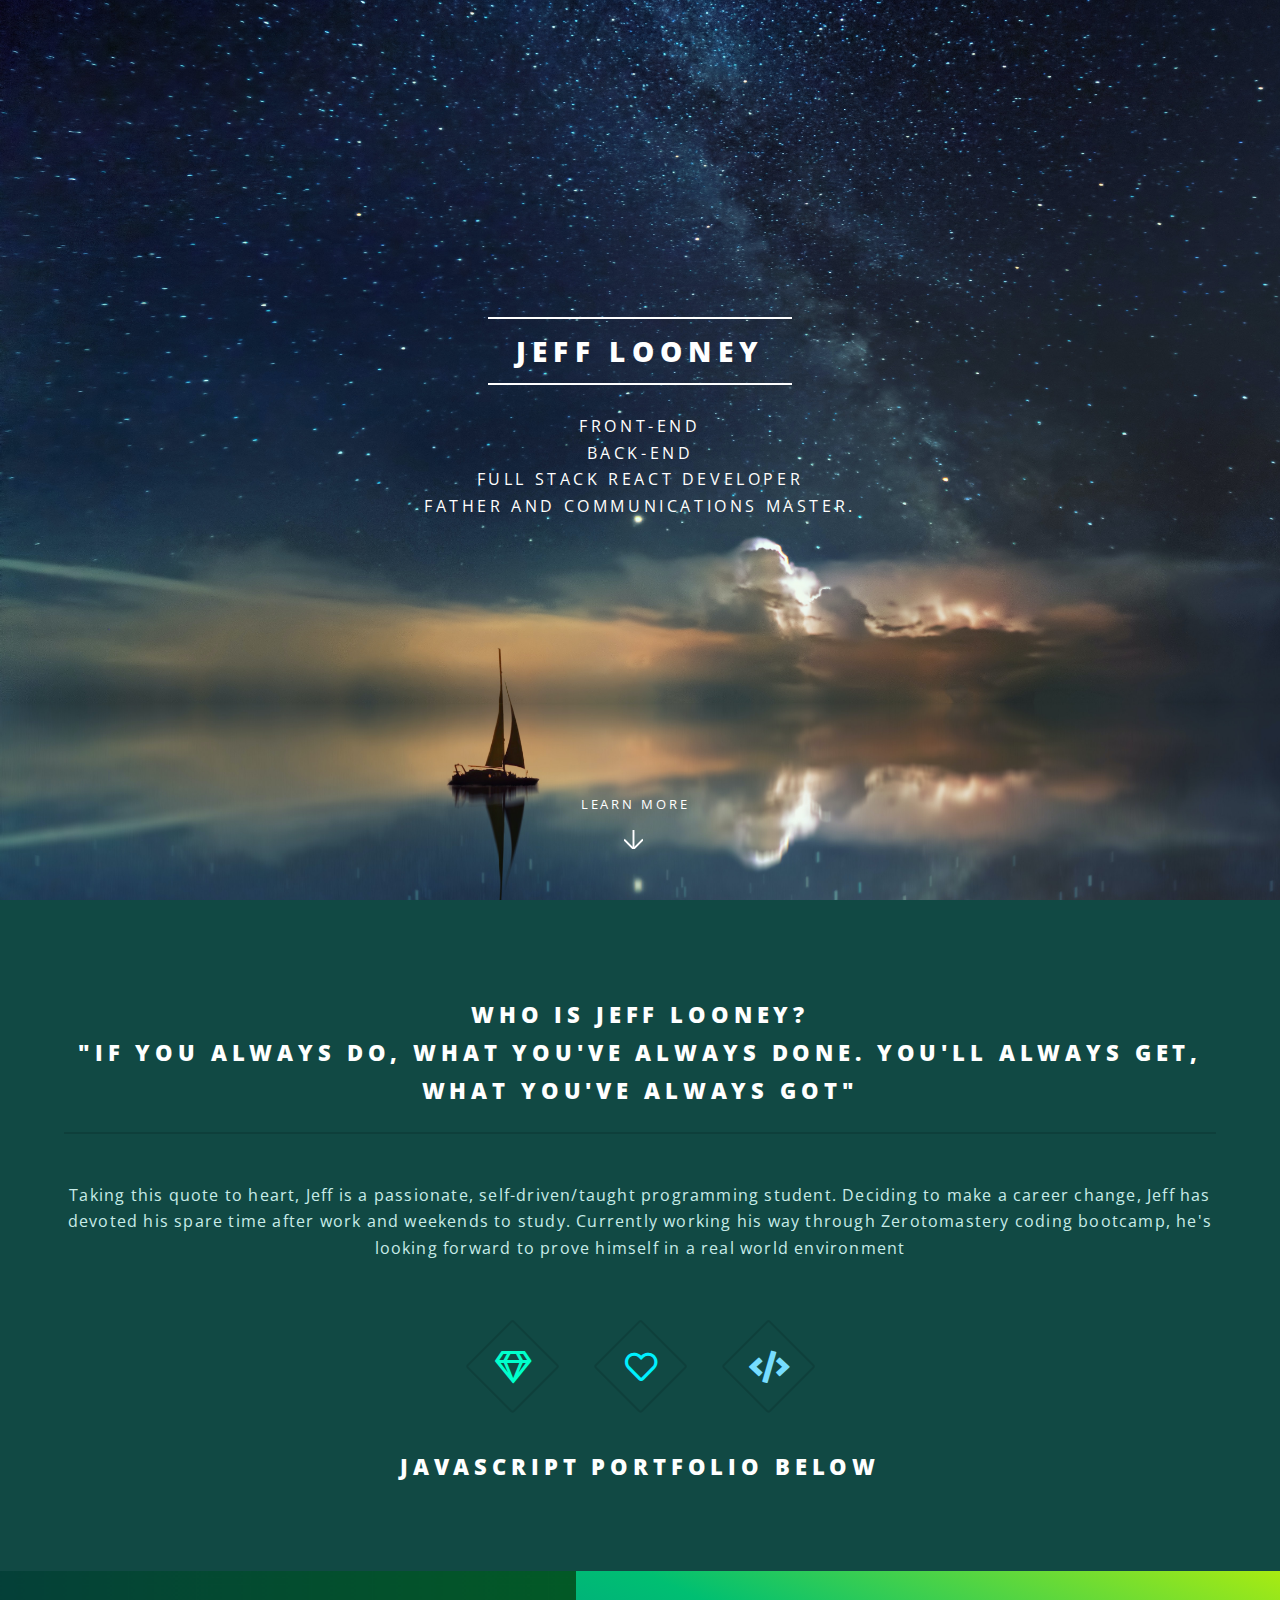
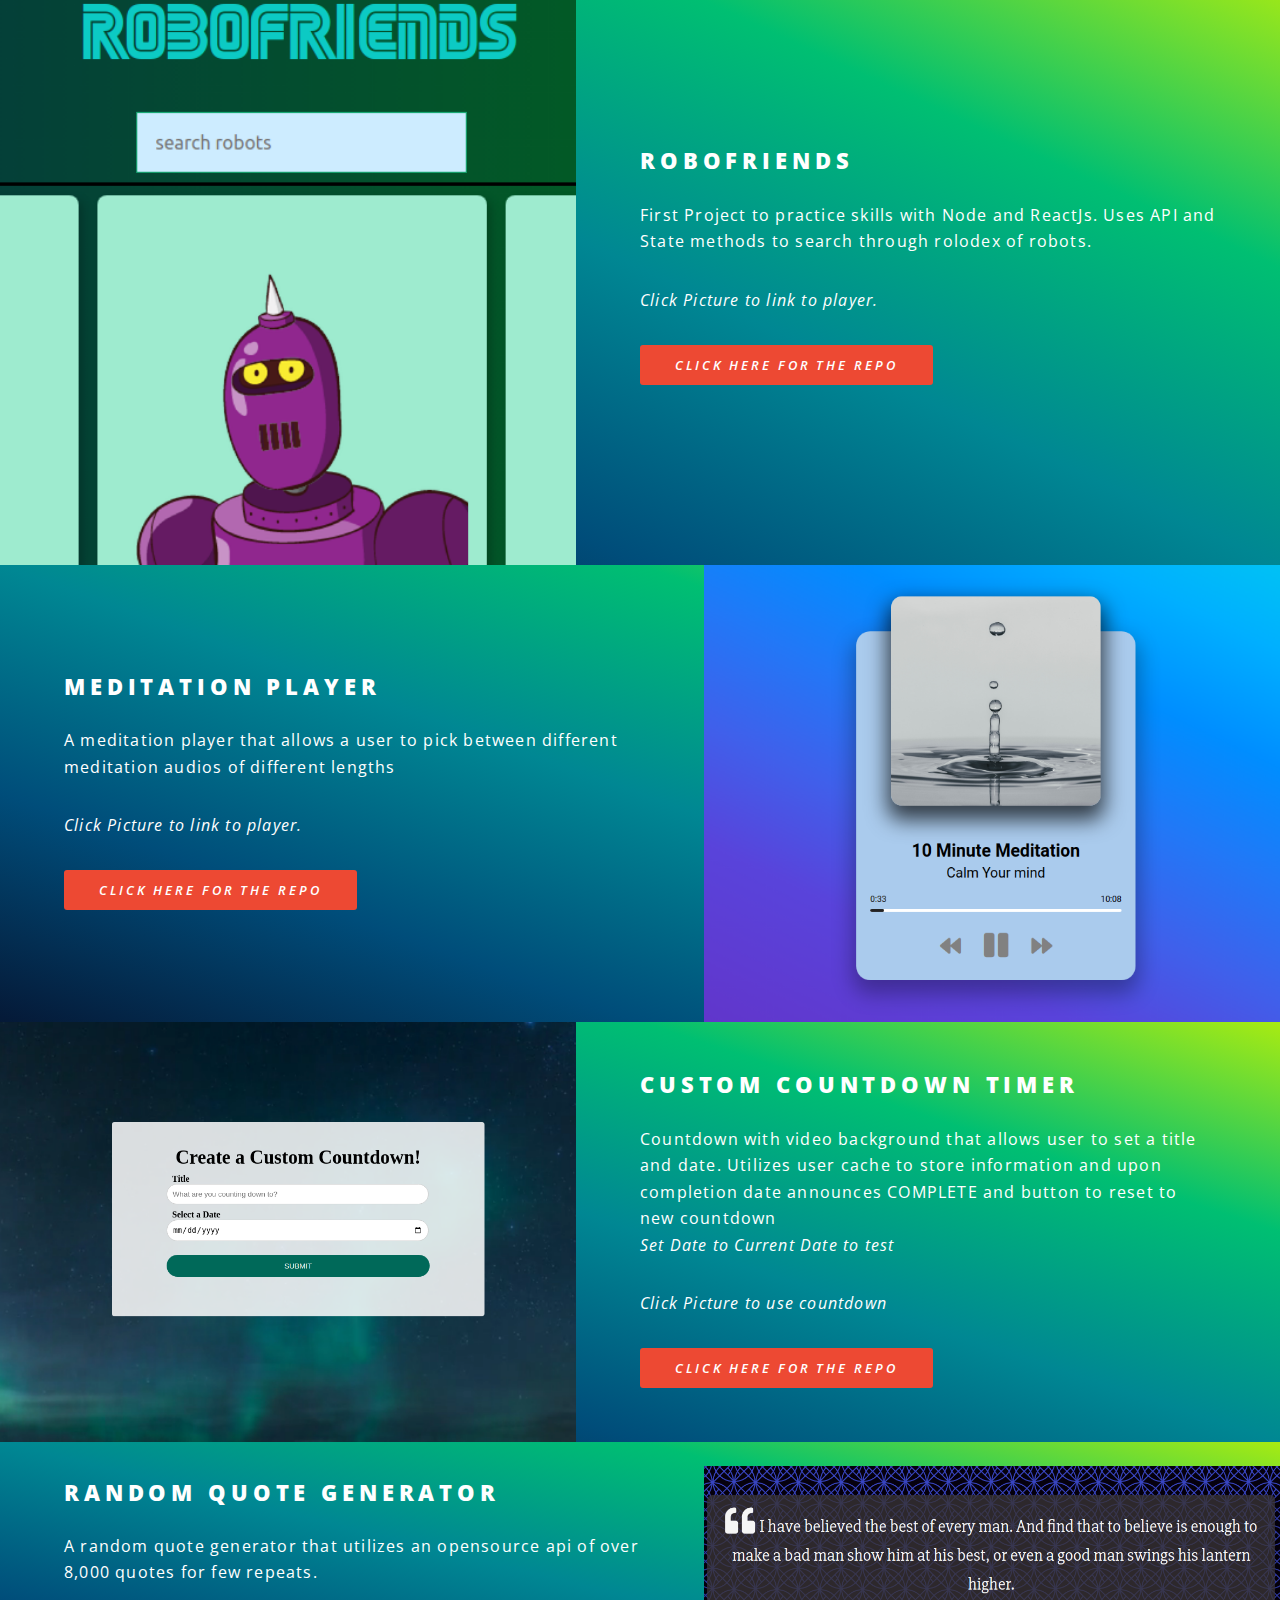
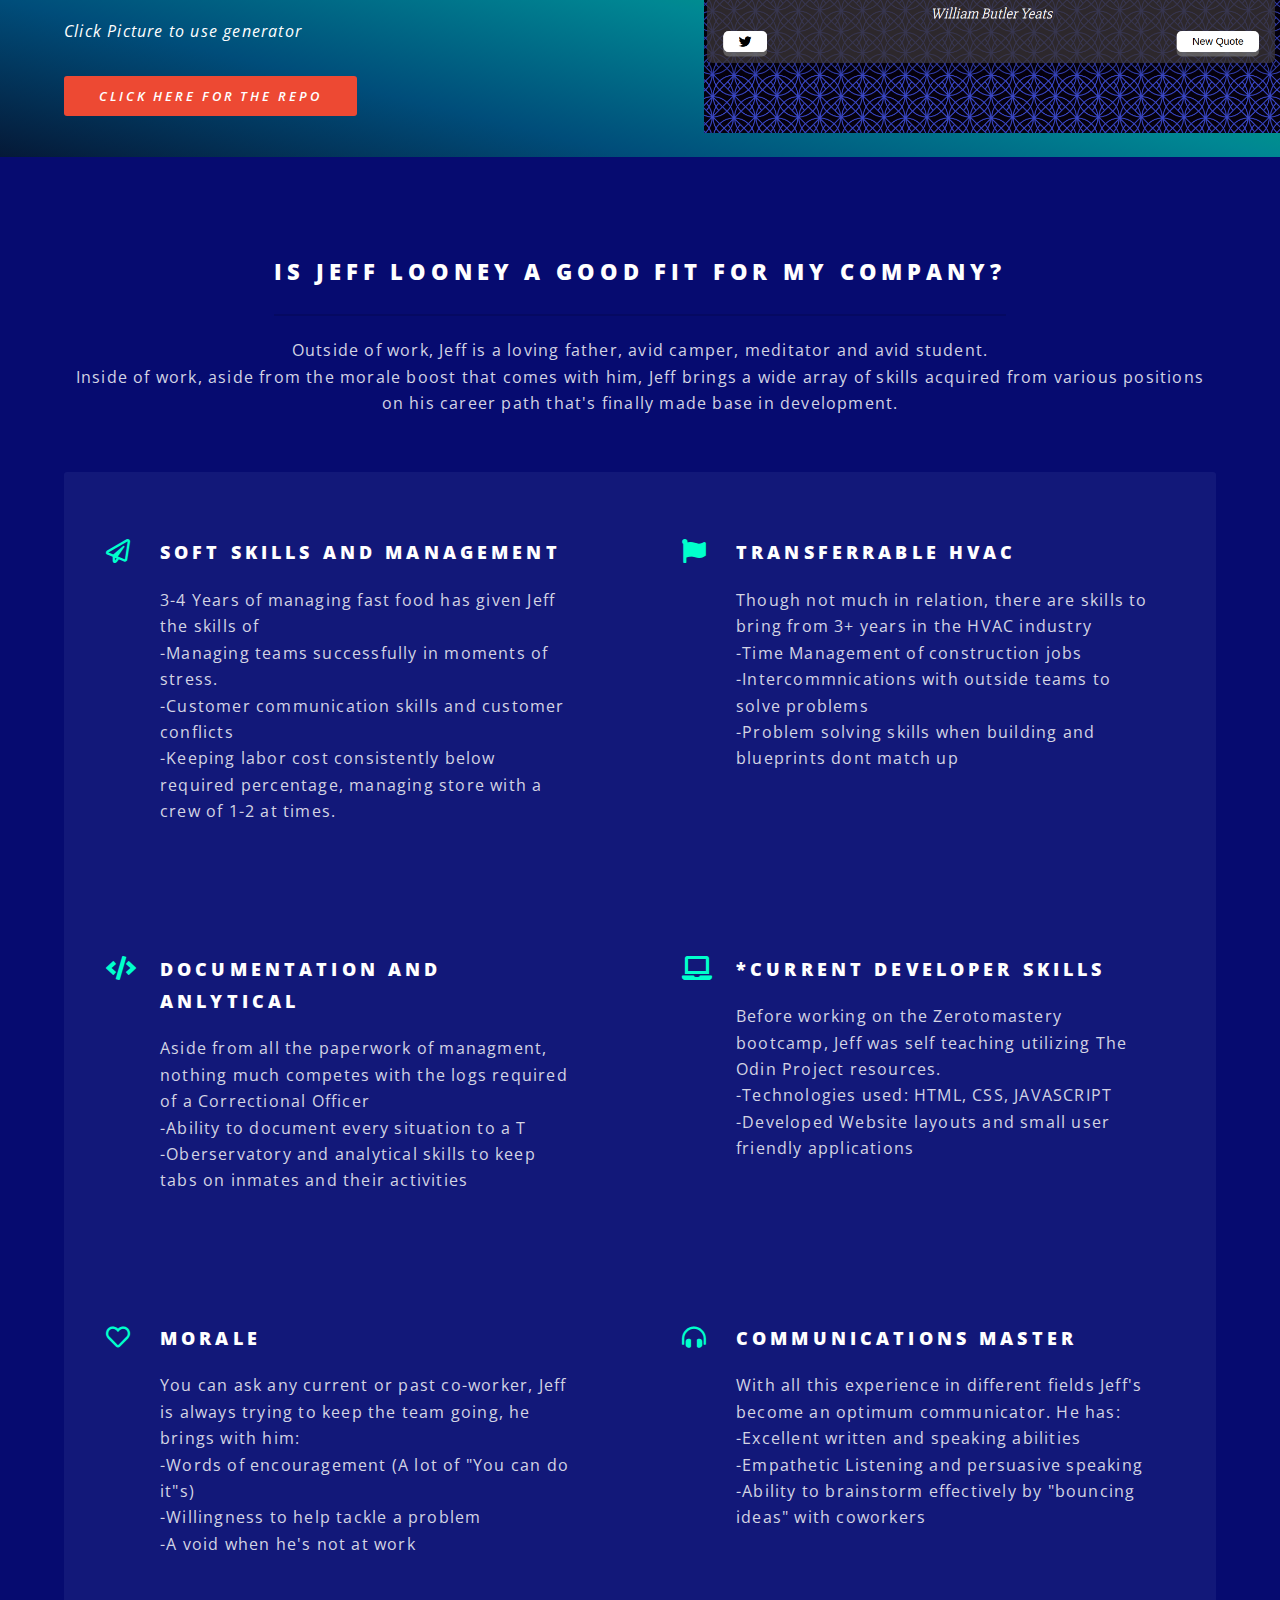
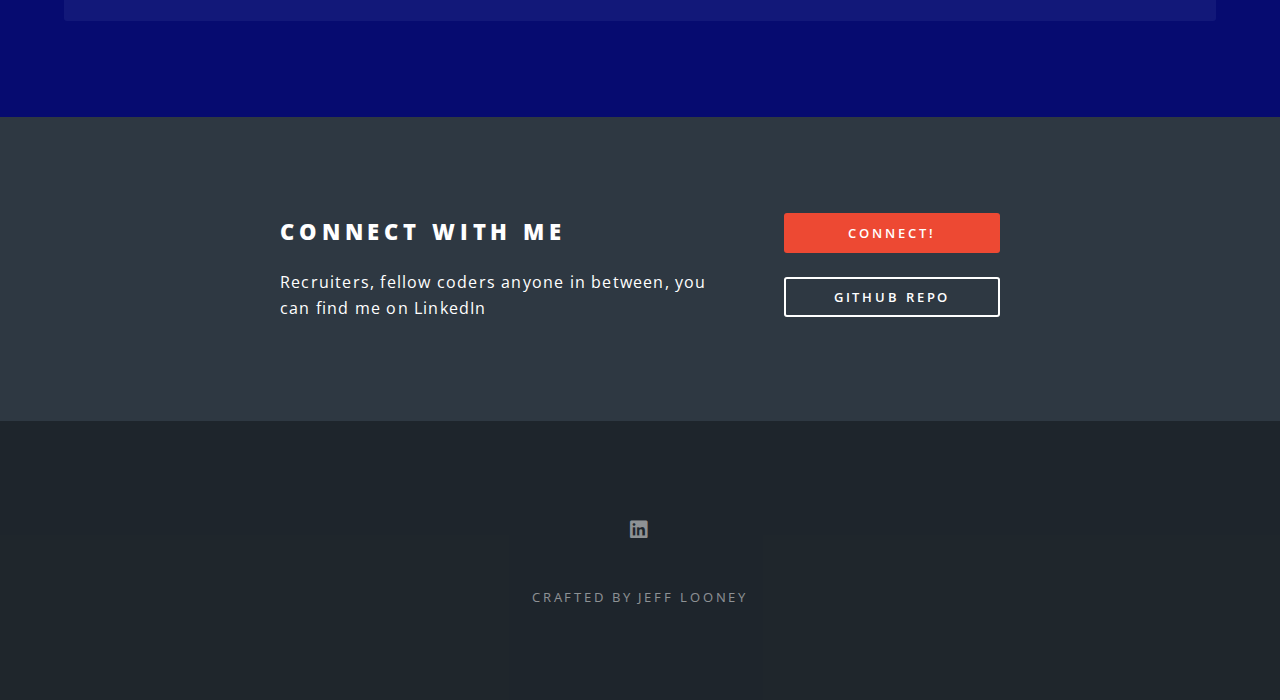
<file: index.html>
<!DOCTYPE HTML>
<!--
	Spectral by HTML5 UP
	html5up.net | @ajlkn
	Free for personal and commercial use under the CCA 3.0 license (html5up.net/license)
-->
<html xmlns="http://www.w3.org/1999/xhtml"
xmlns:fb="http://ogp.me/ns/fb#">
	
	<head>
		<title>Jeff Looney</title>
		<meta charset="utf-8" />
		<meta name="viewport" content="width=device-width, initial-scale=1, user-scalable=no" />
		<meta property="og:image" href="images/metaimage.png">
		<link rel="stylesheet" href="assets/css/main.css" />
		<link rel="icon" type="img/png" href="images/favicon.png">
		<noscript><link rel="stylesheet" href="assets/css/noscript.css" /></noscript>
	</head>
	<body class="landing is-preload">

		<!-- Page Wrapper -->
			<div id="page-wrapper">

				<!-- Header -->
					<header id="header" class="alt">
						<h1><a href="index.html">Jeff Looney</a></h1>
						<nav id="nav">
							<ul>
								<li class="special">
									<!-- <a href="#menu" class="menuToggle"><span>Menu</span></a>
									<div id="menu">
										<ul>
											<li><a href="index.html">Home</a></li>
											<li><a href="generic.html">Generic</a></li>
											<li><a href="elements.html">Elements</a></li>
											<li><a href="#">Sign Up</a></li>
											<li><a href="#">Log In</a></li> -->
										</ul>
									</div>
								</li>
							</ul>
						</nav>
					</header>

				<!-- Banner -->
					<section id="banner" style="background-image: url('images/background.jpg');background-size: 125% 125%" >
						<div class="inner">
							<h2>Jeff Looney</h2>
							<p>Front-End <br />
							Back-End <br />
							Full Stack React Developer<br />
							Father and Communications Master.</p>
							<ul class="actions special">
								
							</ul>
						</div>
						<a href="#one" class="more scrolly">Learn More</a>
					</section>

				<!-- One -->
					<section id="one" class="wrapper style1 special">
						<div class="inner">
							<header class="major">
								<h2>Who is Jeff Looney?<br />
									"If you always do, what you've always done. You'll always get, what you've always got"</h2>
								<p><br />
								Taking this quote to heart, Jeff is a passionate, self-driven/taught programming student. Deciding to make a career change, Jeff has devoted his spare time after work and weekends to study. Currently working his way through Zerotomastery coding bootcamp, he's looking forward to prove himself in a real world environment</p>
							</header>
							<ul class="icons major">
								<li><span class="icon fa-gem major style1"><span class="label">Lorem</span></span></li>
								<li><span class="icon fa-heart major style2"><span class="label">Ipsum</span></span></li>
								<li><span class="icon solid fa-code major style3"><span class="label">Dolor</span></span></li>
							</ul>
							<h2> JAVASCRIPT PORTFOLIO BELOW</h2>
						</div>
					</section>

				<!-- Two -->
					<section id="two" class="wrapper alt style2">
						<section class="spotlight">
							<div class="image" ><a href="https://luanaigh17.github.io/robofriends//"><img src="images/robots.png" alt="" /></a></div><div class="content">
								<h2>RoboFriends</h2>
								<p>First Project to practice skills with Node and ReactJs. Uses API and State methods to search through rolodex of robots.</p>
							
								<p><em>Click Picture to link to player.</em></p>
								<a href="https://github.com/luanaigh17/robofriends" class="button primary small"><em>Click Here for the repo</em></a></p>
							</div>
						</section>
						<section class="spotlight">
							<div class="image" ><a href="https://luanaigh17.github.io/mediationplayer/"><img src="images/pic01.png" alt="" /></a></div><div class="content">
								<h2>Meditation Player</h2>
								<p>A meditation player that allows a user to pick between different meditation audios of different lengths</p>
							
								<p><em>Click Picture to link to player.</em></p>
								<a href="https://github.com/luanaigh17/mediationplayer" class="button primary small"><em>Click Here for the repo</em></a></p>
							</div>
						</section>
						<section class="spotlight">
							<div class="image"><a href="https://luanaigh17.github.io/customcountdown/"><img src="images/pic02.png" alt="" /></a></div><div class="content">
								<h2>Custom Countdown Timer<br />
								</h2>
								<p>Countdown with video background that allows user to set a title and date. Utilizes user cache to store information and upon completion date announces COMPLETE and button to reset to new countdown<br /><em>Set Date to Current Date to test</em></p>
								<p><em>Click Picture to use countdown</em></p>
								<a href="https://github.com/luanaigh17/customcountdown" class="button primary small"><em>Click Here for the repo</em></a></p>
							</div>
						</section>
						<section class="spotlight">
							<div class="image"><a href="https://luanaigh17.github.io/QuoteGenerator"><img src="images/pic03.png" alt="" /></a></div><div class="content">
								<h2>Random Quote Generator<br />
								</h2>
								<p> A random quote generator that utilizes an opensource api of over 8,000 quotes for few repeats.</p>
								<p><em>Click Picture to use generator</em></p>
								<a href="https://github.com/luanaigh17/QuoteGenerator" class="button primary small"><em>Click Here for the Repo</em></a></p>
							</div>
						</section>
					</section>

				<!-- Three -->
					<section id="three" class="wrapper style3 special">
						<div class="inner">
							<header class="major">
								<h2>Is Jeff Looney a good fit for my company?</h2>
								<p>Outside of work, Jeff is a loving father, avid camper, meditator and avid student.<br />
								Inside of work, aside from the morale boost that comes with him, Jeff brings a wide array of skills acquired from various positions on his career path that's finally made base in development.</p>
							</header>
							<ul class="features">
								<li class="icon fa-paper-plane">
									<h3>Soft Skills and Management</h3>
									<p>3-4 Years of managing fast food has given Jeff the skills of<br />
										 -Managing teams successfully in moments of stress. <br />
										-Customer communication skills and customer conflicts 
										<br />-Keeping labor cost consistently below required percentage, managing store with a crew of 1-2 at times.
									</p>
								</li>
								<li class="icon solid fa-flag">
									<h3>Transferrable HVAC</h3>
									<p>Though not much in relation, there are skills to bring from 3+ years in the HVAC industry<br />
									-Time Management of construction jobs<br />
									-Intercommnications with outside teams to solve problems<br />
									-Problem solving skills when building and blueprints dont match up</p>
								</li>
								<li class="icon solid fa-code">
									<h3>Documentation and Anlytical</h3>
									<p> Aside from all the paperwork of managment, nothing much competes with the logs required of a Correctional Officer<br />
										-Ability to document every situation to a T<br />
										-Oberservatory and analytical skills to keep tabs on inmates and their activities</p>
								</li>
								<li class="icon solid fa-laptop">
									<h3>*Current Developer Skills</h3>
									<p>Before working on the Zerotomastery bootcamp, Jeff was self teaching utilizing The Odin Project resources. <br />
									-Technologies used: HTML, CSS, JAVASCRIPT<br />
									-Developed Website layouts and small user friendly applications</p>
								</li>
								<li class="icon fa-heart">
									<h3>Morale</h3>
									<p>You can ask any current or past co-worker, Jeff is always trying to keep the team going, he brings with him: <br />
									-Words of encouragement (A lot of "You can do it"s) <br />
									-Willingness to help tackle a problem<br />
									-A void when he's not at work </p>
								</li>
								<li class="icon solid fa-headphones-alt">
									<h3>Communications Master</h3>
									<p>With all this experience in different fields Jeff's become an optimum communicator. He has:<br />
									-Excellent written and speaking abilities<br />
									-Empathetic Listening and persuasive speaking<br />
									-Ability to brainstorm effectively by "bouncing ideas" with coworkers</p>
								</li>
							</ul>
						</div>
					</section>

				<!-- CTA -->
					<section id="cta" class="wrapper style4">
						<div class="inner">
							<header>
								<h2>Connect with me</h2>
								<p>Recruiters, fellow coders anyone in between, you can find me on LinkedIn</p>
							</header>
							<ul class="actions stacked">
								<li><a href="https://www.linkedin.com/in/jeffrey-looney-1a39911bb/" class="button fit primary">Connect!</a></li>
								<li><a href="https://github.com/luanaigh17?tab=repositories" class="button fit">Github Repo</a></li>
							</ul>
						</div>
					</section>

				<!-- Footer -->
					<footer id="footer">
						<ul class="icons">
							
							<li><a href="https://www.linkedin.com/in/jeffrey-looney-1a39911bb/" class="icon brands fa-linkedin"><span class="label">Dribbble</span></a></li>
							
						</ul>
						<ul class="copyright">
							<li>Crafted by Jeff Looney</li>
						</ul>
					</footer>

			</div>

		<!-- Scripts -->
			<script src="assets/js/jquery.min.js"></script>
			<script src="assets/js/jquery.scrollex.min.js"></script>
			<script src="assets/js/jquery.scrolly.min.js"></script>
			<script src="assets/js/browser.min.js"></script>
			<script src="assets/js/breakpoints.min.js"></script>
			<script src="assets/js/util.js"></script>
			<script src="assets/js/main.js"></script>

	</body>
</html>
</file>
<file: assets/css/noscript.css>
/*
	Spectral by HTML5 UP
	html5up.net | @ajlkn
	Free for personal and commercial use under the CCA 3.0 license (html5up.net/license)
*/

/* Banner */

	body.is-preload #banner h2 {
		-moz-transform: none;
		-webkit-transform: none;
		-ms-transform: none;
		transform: none;
		opacity: 1;
	}

		body.is-preload #banner h2:before, body.is-preload #banner h2:after {
			width: 100%;
		}

	body.is-preload #banner .more {
		-moz-transform: none;
		-webkit-transform: none;
		-ms-transform: none;
		transform: none;
		opacity: 1;
	}

	body.is-preload #banner:after {
		opacity: 0;
	}
</file>
<file: assets/css/main.css>
@import url(fontawesome-all.min.css);
@import url("https://fonts.googleapis.com/css?family=Open+Sans:400,400italic,600,600italic,800,800italic");

/*
	Spectral by HTML5 UP
	html5up.net | @ajlkn
	Free for personal and commercial use under the CCA 3.0 license (html5up.net/license)
*/

html, body, div, span, applet, object,
iframe, h1, h2, h3, h4, h5, h6, p, blockquote,
pre, a, abbr, acronym, address, big, cite,
code, del, dfn, em, img, ins, kbd, q, s, samp,
small, strike, strong, sub, sup, tt, var, b,
u, i, center, dl, dt, dd, ol, ul, li, fieldset,
form, label, legend, table, caption, tbody,
tfoot, thead, tr, th, td, article, aside,
canvas, details, embed, figure, figcaption,
footer, header, hgroup, menu, nav, output, ruby,
section, summary, time, mark, audio, video {
	margin: 0;
	padding: 0;
	border: 0;
	font-size: 100%;
	font: inherit;
	vertical-align: baseline;}

article, aside, details, figcaption, figure,
footer, header, hgroup, menu, nav, section {
	display: block;}

body {
	line-height: 1;
}

ol, ul {
	list-style: none;
}

blockquote, q {
	quotes: none;
}

	blockquote:before, blockquote:after, q:before, q:after {
		content: '';
		content: none;
	}

table {
	border-collapse: collapse;
	border-spacing: 0;
}

body {
	-webkit-text-size-adjust: none;
}

mark {
	background-color: transparent;
	color: inherit;
}

input::-moz-focus-inner {
	border: 0;
	padding: 0;
}

input, select, textarea {
	-moz-appearance: none;
	-webkit-appearance: none;
	-ms-appearance: none;
	appearance: none;
}

/* Basic */

	@-ms-viewport {
		width: device-width;
	}

	html {
		box-sizing: border-box;
	}

	*, *:before, *:after {
		box-sizing: inherit;
	}

	body {
		background: #2e3842;
	}

		body.is-preload *, body.is-preload *:before, body.is-preload *:after {
			-moz-animation: none !important;
			-webkit-animation: none !important;
			-ms-animation: none !important;
			animation: none !important;
			-moz-transition: none !important;
			-webkit-transition: none !important;
			-ms-transition: none !important;
			transition: none !important;
		}

	body, input, select, textarea {
		color: #fff;
		font-family: "Open Sans", Helvetica, sans-serif;
		font-size: 15pt;
		font-weight: 400;
		letter-spacing: 0.075em;
		line-height: 1.65em;
	}

		@media screen and (max-width: 1680px) {

			body, input, select, textarea {
				font-size: 13pt;
			}

		}

		@media screen and (max-width: 1280px) {

			body, input, select, textarea {
				font-size: 12pt;
			}

		}

		@media screen and (max-width: 736px) {

			body, input, select, textarea {
				font-size: 11pt;
				letter-spacing: 0.0375em;
			}

		}

	a {
		-moz-transition: color 0.2s ease, border-bottom-color 0.2s ease;
		-webkit-transition: color 0.2s ease, border-bottom-color 0.2s ease;
		-ms-transition: color 0.2s ease, border-bottom-color 0.2s ease;
		transition: color 0.2s ease, border-bottom-color 0.2s ease;
		border-bottom: dotted 1px;
		color: inherit;
		text-decoration: none;
	}

		a:hover {
			border-bottom-color: transparent;
		}

	strong, b {
		color: #fff;
		font-weight: 600;
	}

	em, i {
		font-style: italic;
	}

	p {
		margin: 0 0 2em 0;
	}

	h1, h2, h3, h4, h5, h6 {
		color: #fff;
		font-weight: 800;
		letter-spacing: 0.225em;
		line-height: 1em;
		margin: 0 0 1em 0;
		text-transform: uppercase;
	}

		h1 a, h2 a, h3 a, h4 a, h5 a, h6 a {
			color: inherit;
			text-decoration: none;
		}

	h2 {
		font-size: 1.35em;
		line-height: 1.75em;
	}

		@media screen and (max-width: 736px) {

			h2 {
				font-size: 1.1em;
				line-height: 1.65em;
			}

		}

	h3 {
		font-size: 1.15em;
		line-height: 1.75em;
	}

		@media screen and (max-width: 736px) {

			h3 {
				font-size: 1em;
				line-height: 1.65em;
			}

		}

	h4 {
		font-size: 1em;
		line-height: 1.5em;
	}

	h5 {
		font-size: 0.8em;
		line-height: 1.5em;
	}

	h6 {
		font-size: 0.7em;
		line-height: 1.5em;
	}

	sub {
		font-size: 0.8em;
		position: relative;
		top: 0.5em;
	}

	sup {
		font-size: 0.8em;
		position: relative;
		top: -0.5em;
	}

	hr {
		border: 0;
		border-bottom: solid 2px #fff;
		margin: 3em 0;
	}

		hr.major {
			margin: 4.5em 0;
		}

	blockquote {
		border-left: solid 4px #fff;
		font-style: italic;
		margin: 0 0 2em 0;
		padding: 0.5em 0 0.5em 2em;
	}

	code {
		background: rgba(144, 144, 144, 0.25);
		border-radius: 3px;
		font-family: "Courier New", monospace;
		font-size: 0.9em;
		letter-spacing: 0;
		margin: 0 0.25em;
		padding: 0.25em 0.65em;
	}

	pre {
		-webkit-overflow-scrolling: touch;
		font-family: "Courier New", monospace;
		font-size: 0.9em;
		margin: 0 0 2em 0;
	}

		pre code {
			display: block;
			line-height: 1.75em;
			padding: 1em 1.5em;
			overflow-x: auto;
		}

	.align-left {
		text-align: left;
	}

	.align-center {
		text-align: center;
	}

	.align-right {
		text-align: right;
	}

/* Row */

	.row {
		display: flex;
		flex-wrap: wrap;
		box-sizing: border-box;
		align-items: stretch;
	}

		.row > * {
			box-sizing: border-box;
		}

		.row.gtr-uniform > * > :last-child {
			margin-bottom: 0;
		}

		.row.aln-left {
			justify-content: flex-start;
		}

		.row.aln-center {
			justify-content: center;
		}

		.row.aln-right {
			justify-content: flex-end;
		}

		.row.aln-top {
			align-items: flex-start;
		}

		.row.aln-middle {
			align-items: center;
		}

		.row.aln-bottom {
			align-items: flex-end;
		}

		.row > .imp {
			order: -1;
		}

		.row > .col-1 {
			width: 8.33333%;
		}

		.row > .off-1 {
			margin-left: 8.33333%;
		}

		.row > .col-2 {
			width: 16.66667%;
		}

		.row > .off-2 {
			margin-left: 16.66667%;
		}

		.row > .col-3 {
			width: 25%;
		}

		.row > .off-3 {
			margin-left: 25%;
		}

		.row > .col-4 {
			width: 33.33333%;
		}

		.row > .off-4 {
			margin-left: 33.33333%;
		}

		.row > .col-5 {
			width: 41.66667%;
		}

		.row > .off-5 {
			margin-left: 41.66667%;
		}

		.row > .col-6 {
			width: 50%;
		}

		.row > .off-6 {
			margin-left: 50%;
		}

		.row > .col-7 {
			width: 58.33333%;
		}

		.row > .off-7 {
			margin-left: 58.33333%;
		}

		.row > .col-8 {
			width: 66.66667%;
		}

		.row > .off-8 {
			margin-left: 66.66667%;
		}

		.row > .col-9 {
			width: 75%;
		}

		.row > .off-9 {
			margin-left: 75%;
		}

		.row > .col-10 {
			width: 83.33333%;
		}

		.row > .off-10 {
			margin-left: 83.33333%;
		}

		.row > .col-11 {
			width: 91.66667%;
		}

		.row > .off-11 {
			margin-left: 91.66667%;
		}

		.row > .col-12 {
			width: 100%;
		}

		.row > .off-12 {
			margin-left: 100%;
		}

		.row.gtr-0 {
			margin-top: 0;
			margin-left: 0em;
		}

			.row.gtr-0 > * {
				padding: 0 0 0 0em;
			}

			.row.gtr-0.gtr-uniform {
				margin-top: 0em;
			}

				.row.gtr-0.gtr-uniform > * {
					padding-top: 0em;
				}

		.row.gtr-25 {
			margin-top: 0;
			margin-left: -0.375em;
		}

			.row.gtr-25 > * {
				padding: 0 0 0 0.375em;
			}

			.row.gtr-25.gtr-uniform {
				margin-top: -0.375em;
			}

				.row.gtr-25.gtr-uniform > * {
					padding-top: 0.375em;
				}

		.row.gtr-50 {
			margin-top: 0;
			margin-left: -0.75em;
		}

			.row.gtr-50 > * {
				padding: 0 0 0 0.75em;
			}

			.row.gtr-50.gtr-uniform {
				margin-top: -0.75em;
			}

				.row.gtr-50.gtr-uniform > * {
					padding-top: 0.75em;
				}

		.row {
			margin-top: 0;
			margin-left: -1.5em;
		}

			.row > * {
				padding: 0 0 0 1.5em;
			}

			.row.gtr-uniform {
				margin-top: -1.5em;
			}

				.row.gtr-uniform > * {
					padding-top: 1.5em;
				}

		.row.gtr-150 {
			margin-top: 0;
			margin-left: -2.25em;
		}

			.row.gtr-150 > * {
				padding: 0 0 0 2.25em;
			}

			.row.gtr-150.gtr-uniform {
				margin-top: -2.25em;
			}

				.row.gtr-150.gtr-uniform > * {
					padding-top: 2.25em;
				}

		.row.gtr-200 {
			margin-top: 0;
			margin-left: -3em;
		}

			.row.gtr-200 > * {
				padding: 0 0 0 3em;
			}

			.row.gtr-200.gtr-uniform {
				margin-top: -3em;
			}

				.row.gtr-200.gtr-uniform > * {
					padding-top: 3em;
				}

		@media screen and (max-width: 1680px) {

			.row {
				display: flex;
				flex-wrap: wrap;
				box-sizing: border-box;
				align-items: stretch;
			}

				.row > * {
					box-sizing: border-box;
				}

				.row.gtr-uniform > * > :last-child {
					margin-bottom: 0;
				}

				.row.aln-left {
					justify-content: flex-start;
				}

				.row.aln-center {
					justify-content: center;
				}

				.row.aln-right {
					justify-content: flex-end;
				}

				.row.aln-top {
					align-items: flex-start;
				}

				.row.aln-middle {
					align-items: center;
				}

				.row.aln-bottom {
					align-items: flex-end;
				}

				.row > .imp-xlarge {
					order: -1;
				}

				.row > .col-1-xlarge {
					width: 8.33333%;
				}

				.row > .off-1-xlarge {
					margin-left: 8.33333%;
				}

				.row > .col-2-xlarge {
					width: 16.66667%;
				}

				.row > .off-2-xlarge {
					margin-left: 16.66667%;
				}

				.row > .col-3-xlarge {
					width: 25%;
				}

				.row > .off-3-xlarge {
					margin-left: 25%;
				}

				.row > .col-4-xlarge {
					width: 33.33333%;
				}

				.row > .off-4-xlarge {
					margin-left: 33.33333%;
				}

				.row > .col-5-xlarge {
					width: 41.66667%;
				}

				.row > .off-5-xlarge {
					margin-left: 41.66667%;
				}

				.row > .col-6-xlarge {
					width: 50%;
				}

				.row > .off-6-xlarge {
					margin-left: 50%;
				}

				.row > .col-7-xlarge {
					width: 58.33333%;
				}

				.row > .off-7-xlarge {
					margin-left: 58.33333%;
				}

				.row > .col-8-xlarge {
					width: 66.66667%;
				}

				.row > .off-8-xlarge {
					margin-left: 66.66667%;
				}

				.row > .col-9-xlarge {
					width: 75%;
				}

				.row > .off-9-xlarge {
					margin-left: 75%;
				}

				.row > .col-10-xlarge {
					width: 83.33333%;
				}

				.row > .off-10-xlarge {
					margin-left: 83.33333%;
				}

				.row > .col-11-xlarge {
					width: 91.66667%;
				}

				.row > .off-11-xlarge {
					margin-left: 91.66667%;
				}

				.row > .col-12-xlarge {
					width: 100%;
				}

				.row > .off-12-xlarge {
					margin-left: 100%;
				}

				.row.gtr-0 {
					margin-top: 0;
					margin-left: 0em;
				}

					.row.gtr-0 > * {
						padding: 0 0 0 0em;
					}

					.row.gtr-0.gtr-uniform {
						margin-top: 0em;
					}

						.row.gtr-0.gtr-uniform > * {
							padding-top: 0em;
						}

				.row.gtr-25 {
					margin-top: 0;
					margin-left: -0.375em;
				}

					.row.gtr-25 > * {
						padding: 0 0 0 0.375em;
					}

					.row.gtr-25.gtr-uniform {
						margin-top: -0.375em;
					}

						.row.gtr-25.gtr-uniform > * {
							padding-top: 0.375em;
						}

				.row.gtr-50 {
					margin-top: 0;
					margin-left: -0.75em;
				}

					.row.gtr-50 > * {
						padding: 0 0 0 0.75em;
					}

					.row.gtr-50.gtr-uniform {
						margin-top: -0.75em;
					}

						.row.gtr-50.gtr-uniform > * {
							padding-top: 0.75em;
						}

				.row {
					margin-top: 0;
					margin-left: -1.5em;
				}

					.row > * {
						padding: 0 0 0 1.5em;
					}

					.row.gtr-uniform {
						margin-top: -1.5em;
					}

						.row.gtr-uniform > * {
							padding-top: 1.5em;
						}

				.row.gtr-150 {
					margin-top: 0;
					margin-left: -2.25em;
				}

					.row.gtr-150 > * {
						padding: 0 0 0 2.25em;
					}

					.row.gtr-150.gtr-uniform {
						margin-top: -2.25em;
					}

						.row.gtr-150.gtr-uniform > * {
							padding-top: 2.25em;
						}

				.row.gtr-200 {
					margin-top: 0;
					margin-left: -3em;
				}

					.row.gtr-200 > * {
						padding: 0 0 0 3em;
					}

					.row.gtr-200.gtr-uniform {
						margin-top: -3em;
					}

						.row.gtr-200.gtr-uniform > * {
							padding-top: 3em;
						}

		}

		@media screen and (max-width: 1280px) {

			.row {
				display: flex;
				flex-wrap: wrap;
				box-sizing: border-box;
				align-items: stretch;
			}

				.row > * {
					box-sizing: border-box;
				}

				.row.gtr-uniform > * > :last-child {
					margin-bottom: 0;
				}

				.row.aln-left {
					justify-content: flex-start;
				}

				.row.aln-center {
					justify-content: center;
				}

				.row.aln-right {
					justify-content: flex-end;
				}

				.row.aln-top {
					align-items: flex-start;
				}

				.row.aln-middle {
					align-items: center;
				}

				.row.aln-bottom {
					align-items: flex-end;
				}

				.row > .imp-large {
					order: -1;
				}

				.row > .col-1-large {
					width: 8.33333%;
				}

				.row > .off-1-large {
					margin-left: 8.33333%;
				}

				.row > .col-2-large {
					width: 16.66667%;
				}

				.row > .off-2-large {
					margin-left: 16.66667%;
				}

				.row > .col-3-large {
					width: 25%;
				}

				.row > .off-3-large {
					margin-left: 25%;
				}

				.row > .col-4-large {
					width: 33.33333%;
				}

				.row > .off-4-large {
					margin-left: 33.33333%;
				}

				.row > .col-5-large {
					width: 41.66667%;
				}

				.row > .off-5-large {
					margin-left: 41.66667%;
				}

				.row > .col-6-large {
					width: 50%;
				}

				.row > .off-6-large {
					margin-left: 50%;
				}

				.row > .col-7-large {
					width: 58.33333%;
				}

				.row > .off-7-large {
					margin-left: 58.33333%;
				}

				.row > .col-8-large {
					width: 66.66667%;
				}

				.row > .off-8-large {
					margin-left: 66.66667%;
				}

				.row > .col-9-large {
					width: 75%;
				}

				.row > .off-9-large {
					margin-left: 75%;
				}

				.row > .col-10-large {
					width: 83.33333%;
				}

				.row > .off-10-large {
					margin-left: 83.33333%;
				}

				.row > .col-11-large {
					width: 91.66667%;
				}

				.row > .off-11-large {
					margin-left: 91.66667%;
				}

				.row > .col-12-large {
					width: 100%;
				}

				.row > .off-12-large {
					margin-left: 100%;
				}

				.row.gtr-0 {
					margin-top: 0;
					margin-left: 0em;
				}

					.row.gtr-0 > * {
						padding: 0 0 0 0em;
					}

					.row.gtr-0.gtr-uniform {
						margin-top: 0em;
					}

						.row.gtr-0.gtr-uniform > * {
							padding-top: 0em;
						}

				.row.gtr-25 {
					margin-top: 0;
					margin-left: -0.375em;
				}

					.row.gtr-25 > * {
						padding: 0 0 0 0.375em;
					}

					.row.gtr-25.gtr-uniform {
						margin-top: -0.375em;
					}

						.row.gtr-25.gtr-uniform > * {
							padding-top: 0.375em;
						}

				.row.gtr-50 {
					margin-top: 0;
					margin-left: -0.75em;
				}

					.row.gtr-50 > * {
						padding: 0 0 0 0.75em;
					}

					.row.gtr-50.gtr-uniform {
						margin-top: -0.75em;
					}

						.row.gtr-50.gtr-uniform > * {
							padding-top: 0.75em;
						}

				.row {
					margin-top: 0;
					margin-left: -1.5em;
				}

					.row > * {
						padding: 0 0 0 1.5em;
					}

					.row.gtr-uniform {
						margin-top: -1.5em;
					}

						.row.gtr-uniform > * {
							padding-top: 1.5em;
						}

				.row.gtr-150 {
					margin-top: 0;
					margin-left: -2.25em;
				}

					.row.gtr-150 > * {
						padding: 0 0 0 2.25em;
					}

					.row.gtr-150.gtr-uniform {
						margin-top: -2.25em;
					}

						.row.gtr-150.gtr-uniform > * {
							padding-top: 2.25em;
						}

				.row.gtr-200 {
					margin-top: 0;
					margin-left: -3em;
				}

					.row.gtr-200 > * {
						padding: 0 0 0 3em;
					}

					.row.gtr-200.gtr-uniform {
						margin-top: -3em;
					}

						.row.gtr-200.gtr-uniform > * {
							padding-top: 3em;
						}

		}

		@media screen and (max-width: 980px) {

			.row {
				display: flex;
				flex-wrap: wrap;
				box-sizing: border-box;
				align-items: stretch;
			}

				.row > * {
					box-sizing: border-box;
				}

				.row.gtr-uniform > * > :last-child {
					margin-bottom: 0;
				}

				.row.aln-left {
					justify-content: flex-start;
				}

				.row.aln-center {
					justify-content: center;
				}

				.row.aln-right {
					justify-content: flex-end;
				}

				.row.aln-top {
					align-items: flex-start;
				}

				.row.aln-middle {
					align-items: center;
				}

				.row.aln-bottom {
					align-items: flex-end;
				}

				.row > .imp-medium {
					order: -1;
				}

				.row > .col-1-medium {
					width: 8.33333%;
				}

				.row > .off-1-medium {
					margin-left: 8.33333%;
				}

				.row > .col-2-medium {
					width: 16.66667%;
				}

				.row > .off-2-medium {
					margin-left: 16.66667%;
				}

				.row > .col-3-medium {
					width: 25%;
				}

				.row > .off-3-medium {
					margin-left: 25%;
				}

				.row > .col-4-medium {
					width: 33.33333%;
				}

				.row > .off-4-medium {
					margin-left: 33.33333%;
				}

				.row > .col-5-medium {
					width: 41.66667%;
				}

				.row > .off-5-medium {
					margin-left: 41.66667%;
				}

				.row > .col-6-medium {
					width: 50%;
				}

				.row > .off-6-medium {
					margin-left: 50%;
				}

				.row > .col-7-medium {
					width: 58.33333%;
				}

				.row > .off-7-medium {
					margin-left: 58.33333%;
				}

				.row > .col-8-medium {
					width: 66.66667%;
				}

				.row > .off-8-medium {
					margin-left: 66.66667%;
				}

				.row > .col-9-medium {
					width: 75%;
				}

				.row > .off-9-medium {
					margin-left: 75%;
				}

				.row > .col-10-medium {
					width: 83.33333%;
				}

				.row > .off-10-medium {
					margin-left: 83.33333%;
				}

				.row > .col-11-medium {
					width: 91.66667%;
				}

				.row > .off-11-medium {
					margin-left: 91.66667%;
				}

				.row > .col-12-medium {
					width: 100%;
				}

				.row > .off-12-medium {
					margin-left: 100%;
				}

				.row.gtr-0 {
					margin-top: 0;
					margin-left: 0em;
				}

					.row.gtr-0 > * {
						padding: 0 0 0 0em;
					}

					.row.gtr-0.gtr-uniform {
						margin-top: 0em;
					}

						.row.gtr-0.gtr-uniform > * {
							padding-top: 0em;
						}

				.row.gtr-25 {
					margin-top: 0;
					margin-left: -0.375em;
				}

					.row.gtr-25 > * {
						padding: 0 0 0 0.375em;
					}

					.row.gtr-25.gtr-uniform {
						margin-top: -0.375em;
					}

						.row.gtr-25.gtr-uniform > * {
							padding-top: 0.375em;
						}

				.row.gtr-50 {
					margin-top: 0;
					margin-left: -0.75em;
				}

					.row.gtr-50 > * {
						padding: 0 0 0 0.75em;
					}

					.row.gtr-50.gtr-uniform {
						margin-top: -0.75em;
					}

						.row.gtr-50.gtr-uniform > * {
							padding-top: 0.75em;
						}

				.row {
					margin-top: 0;
					margin-left: -1.5em;
				}

					.row > * {
						padding: 0 0 0 1.5em;
					}

					.row.gtr-uniform {
						margin-top: -1.5em;
					}

						.row.gtr-uniform > * {
							padding-top: 1.5em;
						}

				.row.gtr-150 {
					margin-top: 0;
					margin-left: -2.25em;
				}

					.row.gtr-150 > * {
						padding: 0 0 0 2.25em;
					}

					.row.gtr-150.gtr-uniform {
						margin-top: -2.25em;
					}

						.row.gtr-150.gtr-uniform > * {
							padding-top: 2.25em;
						}

				.row.gtr-200 {
					margin-top: 0;
					margin-left: -3em;
				}

					.row.gtr-200 > * {
						padding: 0 0 0 3em;
					}

					.row.gtr-200.gtr-uniform {
						margin-top: -3em;
					}

						.row.gtr-200.gtr-uniform > * {
							padding-top: 3em;
						}

		}

		@media screen and (max-width: 736px) {

			.row {
				display: flex;
				flex-wrap: wrap;
				box-sizing: border-box;
				align-items: stretch;
			}

				.row > * {
					box-sizing: border-box;
				}

				.row.gtr-uniform > * > :last-child {
					margin-bottom: 0;
				}

				.row.aln-left {
					justify-content: flex-start;
				}

				.row.aln-center {
					justify-content: center;
				}

				.row.aln-right {
					justify-content: flex-end;
				}

				.row.aln-top {
					align-items: flex-start;
				}

				.row.aln-middle {
					align-items: center;
				}

				.row.aln-bottom {
					align-items: flex-end;
				}

				.row > .imp-small {
					order: -1;
				}

				.row > .col-1-small {
					width: 8.33333%;
				}

				.row > .off-1-small {
					margin-left: 8.33333%;
				}

				.row > .col-2-small {
					width: 16.66667%;
				}

				.row > .off-2-small {
					margin-left: 16.66667%;
				}

				.row > .col-3-small {
					width: 25%;
				}

				.row > .off-3-small {
					margin-left: 25%;
				}

				.row > .col-4-small {
					width: 33.33333%;
				}

				.row > .off-4-small {
					margin-left: 33.33333%;
				}

				.row > .col-5-small {
					width: 41.66667%;
				}

				.row > .off-5-small {
					margin-left: 41.66667%;
				}

				.row > .col-6-small {
					width: 50%;
				}

				.row > .off-6-small {
					margin-left: 50%;
				}

				.row > .col-7-small {
					width: 58.33333%;
				}

				.row > .off-7-small {
					margin-left: 58.33333%;
				}

				.row > .col-8-small {
					width: 66.66667%;
				}

				.row > .off-8-small {
					margin-left: 66.66667%;
				}

				.row > .col-9-small {
					width: 75%;
				}

				.row > .off-9-small {
					margin-left: 75%;
				}

				.row > .col-10-small {
					width: 83.33333%;
				}

				.row > .off-10-small {
					margin-left: 83.33333%;
				}

				.row > .col-11-small {
					width: 91.66667%;
				}

				.row > .off-11-small {
					margin-left: 91.66667%;
				}

				.row > .col-12-small {
					width: 100%;
				}

				.row > .off-12-small {
					margin-left: 100%;
				}

				.row.gtr-0 {
					margin-top: 0;
					margin-left: 0em;
				}

					.row.gtr-0 > * {
						padding: 0 0 0 0em;
					}

					.row.gtr-0.gtr-uniform {
						margin-top: 0em;
					}

						.row.gtr-0.gtr-uniform > * {
							padding-top: 0em;
						}

				.row.gtr-25 {
					margin-top: 0;
					margin-left: -0.375em;
				}

					.row.gtr-25 > * {
						padding: 0 0 0 0.375em;
					}

					.row.gtr-25.gtr-uniform {
						margin-top: -0.375em;
					}

						.row.gtr-25.gtr-uniform > * {
							padding-top: 0.375em;
						}

				.row.gtr-50 {
					margin-top: 0;
					margin-left: -0.75em;
				}

					.row.gtr-50 > * {
						padding: 0 0 0 0.75em;
					}

					.row.gtr-50.gtr-uniform {
						margin-top: -0.75em;
					}

						.row.gtr-50.gtr-uniform > * {
							padding-top: 0.75em;
						}

				.row {
					margin-top: 0;
					margin-left: -1.5em;
				}

					.row > * {
						padding: 0 0 0 1.5em;
					}

					.row.gtr-uniform {
						margin-top: -1.5em;
					}

						.row.gtr-uniform > * {
							padding-top: 1.5em;
						}

				.row.gtr-150 {
					margin-top: 0;
					margin-left: -2.25em;
				}

					.row.gtr-150 > * {
						padding: 0 0 0 2.25em;
					}

					.row.gtr-150.gtr-uniform {
						margin-top: -2.25em;
					}

						.row.gtr-150.gtr-uniform > * {
							padding-top: 2.25em;
						}

				.row.gtr-200 {
					margin-top: 0;
					margin-left: -3em;
				}

					.row.gtr-200 > * {
						padding: 0 0 0 3em;
					}

					.row.gtr-200.gtr-uniform {
						margin-top: -3em;
					}

						.row.gtr-200.gtr-uniform > * {
							padding-top: 3em;
						}

		}

		@media screen and (max-width: 480px) {

			.row {
				display: flex;
				flex-wrap: wrap;
				box-sizing: border-box;
				align-items: stretch;
			}

				.row > * {
					box-sizing: border-box;
				}

				.row.gtr-uniform > * > :last-child {
					margin-bottom: 0;
				}

				.row.aln-left {
					justify-content: flex-start;
				}

				.row.aln-center {
					justify-content: center;
				}

				.row.aln-right {
					justify-content: flex-end;
				}

				.row.aln-top {
					align-items: flex-start;
				}

				.row.aln-middle {
					align-items: center;
				}

				.row.aln-bottom {
					align-items: flex-end;
				}

				.row > .imp-xsmall {
					order: -1;
				}

				.row > .col-1-xsmall {
					width: 8.33333%;
				}

				.row > .off-1-xsmall {
					margin-left: 8.33333%;
				}

				.row > .col-2-xsmall {
					width: 16.66667%;
				}

				.row > .off-2-xsmall {
					margin-left: 16.66667%;
				}

				.row > .col-3-xsmall {
					width: 25%;
				}

				.row > .off-3-xsmall {
					margin-left: 25%;
				}

				.row > .col-4-xsmall {
					width: 33.33333%;
				}

				.row > .off-4-xsmall {
					margin-left: 33.33333%;
				}

				.row > .col-5-xsmall {
					width: 41.66667%;
				}

				.row > .off-5-xsmall {
					margin-left: 41.66667%;
				}

				.row > .col-6-xsmall {
					width: 50%;
				}

				.row > .off-6-xsmall {
					margin-left: 50%;
				}

				.row > .col-7-xsmall {
					width: 58.33333%;
				}

				.row > .off-7-xsmall {
					margin-left: 58.33333%;
				}

				.row > .col-8-xsmall {
					width: 66.66667%;
				}

				.row > .off-8-xsmall {
					margin-left: 66.66667%;
				}

				.row > .col-9-xsmall {
					width: 75%;
				}

				.row > .off-9-xsmall {
					margin-left: 75%;
				}

				.row > .col-10-xsmall {
					width: 83.33333%;
				}

				.row > .off-10-xsmall {
					margin-left: 83.33333%;
				}

				.row > .col-11-xsmall {
					width: 91.66667%;
				}

				.row > .off-11-xsmall {
					margin-left: 91.66667%;
				}

				.row > .col-12-xsmall {
					width: 100%;
				}

				.row > .off-12-xsmall {
					margin-left: 100%;
				}

				.row.gtr-0 {
					margin-top: 0;
					margin-left: 0em;
				}

					.row.gtr-0 > * {
						padding: 0 0 0 0em;
					}

					.row.gtr-0.gtr-uniform {
						margin-top: 0em;
					}

						.row.gtr-0.gtr-uniform > * {
							padding-top: 0em;
						}

				.row.gtr-25 {
					margin-top: 0;
					margin-left: -0.375em;
				}

					.row.gtr-25 > * {
						padding: 0 0 0 0.375em;
					}

					.row.gtr-25.gtr-uniform {
						margin-top: -0.375em;
					}

						.row.gtr-25.gtr-uniform > * {
							padding-top: 0.375em;
						}

				.row.gtr-50 {
					margin-top: 0;
					margin-left: -0.75em;
				}

					.row.gtr-50 > * {
						padding: 0 0 0 0.75em;
					}

					.row.gtr-50.gtr-uniform {
						margin-top: -0.75em;
					}

						.row.gtr-50.gtr-uniform > * {
							padding-top: 0.75em;
						}

				.row {
					margin-top: 0;
					margin-left: -1.5em;
				}

					.row > * {
						padding: 0 0 0 1.5em;
					}

					.row.gtr-uniform {
						margin-top: -1.5em;
					}

						.row.gtr-uniform > * {
							padding-top: 1.5em;
						}

				.row.gtr-150 {
					margin-top: 0;
					margin-left: -2.25em;
				}

					.row.gtr-150 > * {
						padding: 0 0 0 2.25em;
					}

					.row.gtr-150.gtr-uniform {
						margin-top: -2.25em;
					}

						.row.gtr-150.gtr-uniform > * {
							padding-top: 2.25em;
						}

				.row.gtr-200 {
					margin-top: 0;
					margin-left: -3em;
				}

					.row.gtr-200 > * {
						padding: 0 0 0 3em;
					}

					.row.gtr-200.gtr-uniform {
						margin-top: -3em;
					}

						.row.gtr-200.gtr-uniform > * {
							padding-top: 3em;
						}

		}

/* Section/Article */

	section.special, article.special {
		text-align: center;
	}

	header p {
		color: rgba(255, 255, 255, 0.5);
		position: relative;
		top: -0.25em;
	}

	header h3 + p {
		font-size: 1.1em;
	}

	header h4 + p,
	header h5 + p,
	header h6 + p {
		font-size: 0.9em;
	}

	header.major {
		margin: 0 0 3.5em 0;
	}

		header.major h2, header.major h3, header.major h4, header.major h5, header.major h6 {
			border-bottom: solid 2px #fff;
			display: inline-block;
			padding-bottom: 1em;
			position: relative;
		}

			header.major h2:after, header.major h3:after, header.major h4:after, header.major h5:after, header.major h6:after {
				content: '';
				display: block;
				height: 1px;
			}

		header.major p {
			color: #fff;
			top: 0;
		}

		@media screen and (max-width: 736px) {

			header.major {
				margin: 0 0 2em 0;
			}

		}

	@media screen and (max-width: 980px) {

		header br {
			display: none;
		}

	}

/* Form */

	form {
		margin: 0 0 2em 0;
	}

	label {
		color: #fff;
		display: block;
		font-size: 0.9em;
		font-weight: 600;
		margin: 0 0 1em 0;
	}

	input[type="text"],
	input[type="password"],
	input[type="email"],
	select,
	textarea {
		-moz-appearance: none;
		-webkit-appearance: none;
		-ms-appearance: none;
		appearance: none;
		background-color: rgba(144, 144, 144, 0.25);
		border-radius: 3px;
		border: none;
		color: inherit;
		display: block;
		outline: 0;
		padding: 0 1em;
		text-decoration: none;
		width: 100%;
	}

		input[type="text"]:invalid,
		input[type="password"]:invalid,
		input[type="email"]:invalid,
		select:invalid,
		textarea:invalid {
			box-shadow: none;
		}

		input[type="text"]:focus,
		input[type="password"]:focus,
		input[type="email"]:focus,
		select:focus,
		textarea:focus {
			box-shadow: 0 0 0 2px #21b2a6;
		}

	select {
		background-size: 1.25em;
		background-repeat: no-repeat;
		background-position: calc(100% - 1em) center;
		height: 2.75em;
		padding-right: 2.75em;
		text-overflow: ellipsis;
	}

		select:focus::-ms-value {
			background-color: transparent;
		}

		select::-ms-expand {
			display: none;
		}

	input[type="text"],
	input[type="password"],
	input[type="email"],
	select {
		height: 2.75em;
	}

	textarea {
		padding: 0.75em 1em;
	}

	input[type="checkbox"],
	input[type="radio"] {
		-moz-appearance: none;
		-webkit-appearance: none;
		-ms-appearance: none;
		appearance: none;
		display: block;
		float: left;
		margin-right: -2em;
		opacity: 0;
		width: 1em;
		z-index: -1;
	}

		input[type="checkbox"] + label,
		input[type="radio"] + label {
			text-decoration: none;
			color: #fff;
			cursor: pointer;
			display: inline-block;
			font-size: 1em;
			font-weight: 400;
			padding-left: 2.4em;
			padding-right: 0.75em;
			position: relative;
		}

			input[type="checkbox"] + label:before,
			input[type="radio"] + label:before {
				-moz-osx-font-smoothing: grayscale;
				-webkit-font-smoothing: antialiased;
				display: inline-block;
				font-style: normal;
				font-variant: normal;
				text-rendering: auto;
				line-height: 1;
				text-transform: none !important;
				font-family: 'Font Awesome 5 Free';
				font-weight: 900;
			}

			input[type="checkbox"] + label:before,
			input[type="radio"] + label:before {
				background: rgba(144, 144, 144, 0.25);
				border-radius: 3px;
				content: '';
				display: inline-block;
				font-size: 0.8em;
				height: 2.0625em;
				left: 0;
				line-height: 2.0625em;
				position: absolute;
				text-align: center;
				top: 0;
				width: 2.0625em;
			}

		input[type="checkbox"]:checked + label:before,
		input[type="radio"]:checked + label:before {
			background: #2e3842;
			color: #fff;
			content: '\f00c';
		}

		input[type="checkbox"]:focus + label:before,
		input[type="radio"]:focus + label:before {
			box-shadow: 0 0 0 2px #21b2a6;
		}

	input[type="checkbox"] + label:before {
		border-radius: 3px;
	}

	input[type="radio"] + label:before {
		border-radius: 100%;
	}

	::-webkit-input-placeholder {
		color: rgba(255, 255, 255, 0.5) !important;
		opacity: 1.0;
	}

	:-moz-placeholder {
		color: rgba(255, 255, 255, 0.5) !important;
		opacity: 1.0;
	}

	::-moz-placeholder {
		color: rgba(255, 255, 255, 0.5) !important;
		opacity: 1.0;
	}

	:-ms-input-placeholder {
		color: rgba(255, 255, 255, 0.5) !important;
		opacity: 1.0;
	}

/* Box */

	.box {
		border-radius: 3px;
		border: solid 2px #fff;
		margin-bottom: 2em;
		padding: 1.5em;
	}

		.box > :last-child,
		.box > :last-child > :last-child,
		.box > :last-child > :last-child > :last-child {
			margin-bottom: 0;
		}

		.box.alt {
			border: 0;
			border-radius: 0;
			padding: 0;
		}

/* Icon */

	.icon {
		text-decoration: none;
		border-bottom: none;
		position: relative;
	}

		.icon:before {
			-moz-osx-font-smoothing: grayscale;
			-webkit-font-smoothing: antialiased;
			display: inline-block;
			font-style: normal;
			font-variant: normal;
			text-rendering: auto;
			line-height: 1;
			text-transform: none !important;
			font-family: 'Font Awesome 5 Free';
			font-weight: 400;
		}

		.icon > .label {
			display: none;
		}

		.icon:before {
			line-height: inherit;
		}

		.icon.solid:before {
			font-weight: 900;
		}

		.icon.brands:before {
			font-family: 'Font Awesome 5 Brands';
		}

		.icon.major {
			-moz-transform: rotate(-45deg);
			-webkit-transform: rotate(-45deg);
			-ms-transform: rotate(-45deg);
			transform: rotate(-45deg);
			border-radius: 3px;
			border: solid 2px #fff;
			display: inline-block;
			font-size: 1.35em;
			height: calc(3em + 2px);
			line-height: 3em;
			text-align: center;
			width: calc(3em + 2px);
		}

			.icon.major:before {
				-moz-transform: rotate(45deg);
				-webkit-transform: rotate(45deg);
				-ms-transform: rotate(45deg);
				transform: rotate(45deg);
				display: inline-block;
				font-size: 1.5em;
			}

			@media screen and (max-width: 736px) {

				.icon.major {
					font-size: 1em;
				}

			}

		.icon.style1 {
			color: #00ffcc;
		}

		.icon.style2 {
			color: #00f0ff;
		}

		.icon.style3 {
			color: #76ddff;
		}

/* Image */

	.image {
		border-radius: 3px;
		border: 0;
		display: inline-block;
		position: relative;
	}

		.image img {
			border-radius: 3px;
			display: block;
		}

		.image.left {
			float: left;
			margin: 0 2em 2em 0;
			top: 0.25em;
		}

		.image.right {
			float: right;
			margin: 0 0 2em 2em;
			top: 0.25em;
		}

		.image.left, .image.right {
			max-width: 40%;
		}

			.image.left img, .image.right img {
				width: 100%;
			}

		.image.fit {
			display: block;
			margin: 0 0 2em 0;
			width: 100%;
		}

			.image.fit img {
				width: 100%;
			}

/* List */

	ol {
		list-style: decimal;
		margin: 0 0 2em 0;
		padding-left: 1.25em;
	}

		ol li {
			padding-left: 0.25em;
		}

	ul {
		list-style: disc;
		margin: 0 0 2em 0;
		padding-left: 1em;
	}

		ul li {
			padding-left: 0.5em;
		}

		ul.alt {
			list-style: none;
			padding-left: 0;
		}

			ul.alt li {
				border-top: solid 1px #fff;
				padding: 0.5em 0;
			}

				ul.alt li:first-child {
					border-top: 0;
					padding-top: 0;
				}

	dl {
		margin: 0 0 2em 0;
	}

/* Actions */

	ul.actions {
		display: -moz-flex;
		display: -webkit-flex;
		display: -ms-flex;
		display: flex;
		cursor: default;
		list-style: none;
		margin-left: -1em;
		padding-left: 0;
	}

		ul.actions li {
			padding: 0 0 0 1em;
			vertical-align: middle;
		}

		ul.actions.special {
			-moz-justify-content: center;
			-webkit-justify-content: center;
			-ms-justify-content: center;
			justify-content: center;
			width: 100%;
			margin-left: 0;
		}

			ul.actions.special li:first-child {
				padding-left: 0;
			}

		ul.actions.stacked {
			-moz-flex-direction: column;
			-webkit-flex-direction: column;
			-ms-flex-direction: column;
			flex-direction: column;
			margin-left: 0;
		}

			ul.actions.stacked li {
				padding: 1em 0 0 0;
			}

				ul.actions.stacked li:first-child {
					padding-top: 0;
				}

		ul.actions.fit {
			width: calc(100% + 1em);
		}

			ul.actions.fit li {
				-moz-flex-grow: 1;
				-webkit-flex-grow: 1;
				-ms-flex-grow: 1;
				flex-grow: 1;
				-moz-flex-shrink: 1;
				-webkit-flex-shrink: 1;
				-ms-flex-shrink: 1;
				flex-shrink: 1;
				width: 100%;
			}

				ul.actions.fit li > * {
					width: 100%;
				}

			ul.actions.fit.stacked {
				width: 100%;
			}

		@media screen and (max-width: 480px) {

			ul.actions:not(.fixed) {
				-moz-flex-direction: column;
				-webkit-flex-direction: column;
				-ms-flex-direction: column;
				flex-direction: column;
				margin-left: 0;
				width: 100% !important;
			}

				ul.actions:not(.fixed) li {
					-moz-flex-grow: 1;
					-webkit-flex-grow: 1;
					-ms-flex-grow: 1;
					flex-grow: 1;
					-moz-flex-shrink: 1;
					-webkit-flex-shrink: 1;
					-ms-flex-shrink: 1;
					flex-shrink: 1;
					padding: 1em 0 0 0;
					text-align: center;
					width: 100%;
				}

					ul.actions:not(.fixed) li > * {
						width: 100%;
					}

					ul.actions:not(.fixed) li:first-child {
						padding-top: 0;
					}

					ul.actions:not(.fixed) li input[type="submit"],
					ul.actions:not(.fixed) li input[type="reset"],
					ul.actions:not(.fixed) li input[type="button"],
					ul.actions:not(.fixed) li button,
					ul.actions:not(.fixed) li .button {
						width: 100%;
					}

						ul.actions:not(.fixed) li input[type="submit"].icon:before,
						ul.actions:not(.fixed) li input[type="reset"].icon:before,
						ul.actions:not(.fixed) li input[type="button"].icon:before,
						ul.actions:not(.fixed) li button.icon:before,
						ul.actions:not(.fixed) li .button.icon:before {
							margin-left: -0.5em;
						}

		}

/* Icons */

	ul.icons {
		cursor: default;
		list-style: none;
		padding-left: 0;
	}

		ul.icons li {
			display: inline-block;
			padding: 0 1em 0 0;
		}

			ul.icons li:last-child {
				padding-right: 0 !important;
			}

		ul.icons.major {
			padding: 1em 0;
		}

			ul.icons.major li {
				padding-right: 3.5em;
			}

				@media screen and (max-width: 736px) {

					ul.icons.major li {
						padding: 0 1em !important;
					}

				}

/* Table */

	.table-wrapper {
		-webkit-overflow-scrolling: touch;
		overflow-x: auto;
	}

	table {
		margin: 0 0 2em 0;
		width: 100%;
	}

		table tbody tr {
			border: solid 1px #fff;
			border-left: 0;
			border-right: 0;
		}

			table tbody tr:nth-child(2n + 1) {
				background-color: rgba(144, 144, 144, 0.25);
			}

		table td {
			padding: 0.75em 0.75em;
		}

		table th {
			color: #fff;
			font-size: 0.9em;
			font-weight: 600;
			padding: 0 0.75em 0.75em 0.75em;
			text-align: left;
		}

		table thead {
			border-bottom: solid 2px #fff;
		}

		table tfoot {
			border-top: solid 2px #fff;
		}

		table.alt {
			border-collapse: separate;
		}

			table.alt tbody tr td {
				border: solid 1px #fff;
				border-left-width: 0;
				border-top-width: 0;
			}

				table.alt tbody tr td:first-child {
					border-left-width: 1px;
				}

			table.alt tbody tr:first-child td {
				border-top-width: 1px;
			}

			table.alt thead {
				border-bottom: 0;
			}

			table.alt tfoot {
				border-top: 0;
			}

/* Button */

	input[type="submit"],
	input[type="reset"],
	input[type="button"],
	button,
	.button {
		-moz-appearance: none;
		-webkit-appearance: none;
		-ms-appearance: none;
		appearance: none;
		-moz-transition: background-color 0.2s ease-in-out, color 0.2s ease-in-out;
		-webkit-transition: background-color 0.2s ease-in-out, color 0.2s ease-in-out;
		-ms-transition: background-color 0.2s ease-in-out, color 0.2s ease-in-out;
		transition: background-color 0.2s ease-in-out, color 0.2s ease-in-out;
		background-color: transparent;
		border-radius: 3px;
		border: 0;
		box-shadow: inset 0 0 0 2px #fff;
		color: #fff;
		cursor: pointer;
		display: inline-block;
		font-size: 0.8em;
		font-weight: 600;
		height: 3.125em;
		letter-spacing: 0.225em;
		line-height: 3.125em;
		max-width: 30em;
		padding: 0 2.75em;
		text-align: center;
		text-decoration: none;
		text-transform: uppercase;
		white-space: nowrap;
		overflow: hidden;
		text-overflow: ellipsis;
	}

		input[type="submit"]:hover,
		input[type="reset"]:hover,
		input[type="button"]:hover,
		button:hover,
		.button:hover {
			background-color: rgba(144, 144, 144, 0.25);
		}

		input[type="submit"]:active,
		input[type="reset"]:active,
		input[type="button"]:active,
		button:active,
		.button:active {
			background-color: rgba(144, 144, 144, 0.5);
		}

		input[type="submit"].icon:before,
		input[type="reset"].icon:before,
		input[type="button"].icon:before,
		button.icon:before,
		.button.icon:before {
			margin-right: 0.5em;
		}

		input[type="submit"].fit,
		input[type="reset"].fit,
		input[type="button"].fit,
		button.fit,
		.button.fit {
			width: 100%;
		}

		input[type="submit"].small,
		input[type="reset"].small,
		input[type="button"].small,
		button.small,
		.button.small {
			font-size: 0.8em;
		}

		input[type="submit"].large,
		input[type="reset"].large,
		input[type="button"].large,
		button.large,
		.button.large {
			font-size: 1.35em;
		}

		input[type="submit"].primary,
		input[type="reset"].primary,
		input[type="button"].primary,
		button.primary,
		.button.primary {
			background-color: #ed4933;
			box-shadow: none !important;
			color: #ffffff !important;
		}

			input[type="submit"].primary:hover,
			input[type="reset"].primary:hover,
			input[type="button"].primary:hover,
			button.primary:hover,
			.button.primary:hover {
				background-color: #ef5e4a !important;
			}

			input[type="submit"].primary:active,
			input[type="reset"].primary:active,
			input[type="button"].primary:active,
			button.primary:active,
			.button.primary:active {
				background-color: #eb341c !important;
			}

		input[type="submit"].disabled, input[type="submit"]:disabled,
		input[type="reset"].disabled,
		input[type="reset"]:disabled,
		input[type="button"].disabled,
		input[type="button"]:disabled,
		button.disabled,
		button:disabled,
		.button.disabled,
		.button:disabled {
			pointer-events: none;
			opacity: 0.25;
		}

		@media screen and (max-width: 736px) {

			input[type="submit"],
			input[type="reset"],
			input[type="button"],
			button,
			.button {
				height: 3.75em;
				line-height: 3.75em;
			}

		}

/* Features */

	.features {
		display: -moz-flex;
		display: -webkit-flex;
		display: -ms-flex;
		display: flex;
		-moz-flex-wrap: wrap;
		-webkit-flex-wrap: wrap;
		-ms-flex-wrap: wrap;
		flex-wrap: wrap;
		-moz-justify-content: center;
		-webkit-justify-content: center;
		-ms-justify-content: center;
		justify-content: center;
		list-style: none;
		padding: 0;
		width: 100%;
	}

		.features li {
			padding: 4em 4em 2em 6em ;
			display: block;
			position: relative;
			text-align: left;
			width: 50%;
		}

			.features li:nth-child(1) {
				background-color: rgba(190, 197, 236, 0.07);
			}

			.features li:nth-child(2) {
				background-color: rgba(190, 197, 236, 0.07);
			}

			.features li:nth-child(3) {
				background-color: rgba(190, 197, 236, 0.07);
			}

			.features li:nth-child(4) {
				background-color: rgba(190, 197, 236, 0.07);
			}

			.features li:nth-child(5) {
				background-color: rgba(190, 197, 236, 0.07);
			}

			.features li:nth-child(6) {
				background-color: rgba(190, 197, 236, 0.07);
			}

			.features li:nth-child(7) {
				background-color: rgba(190, 197, 236, 0.07);
			}

			.features li:nth-child(8) {
				background-color: rgba(190, 197, 236, 0.07);
			}

			.features li:nth-child(9) {
				background-color: rgba(190, 197, 236, 0.07);
			}

			.features li:nth-child(10) {
				background-color: rgba(190, 197, 236, 0.07);
			}

			.features li:before {
				display: block;
				color: #00ffcc;
				position: absolute;
				left: 1.75em;
				top: 2.75em;
				font-size: 1.5em;
			}

			.features li:nth-child(1) {
				border-top-left-radius: 3px;
			}

			.features li:nth-child(2) {
				border-top-right-radius: 3px;
			}

			.features li:nth-last-child(1) {
				border-bottom-right-radius: 3px;
			}

			.features li:nth-last-child(2) {
				border-bottom-left-radius: 3px;
			}

			@media screen and (max-width: 980px) {

				.features li {
					padding: 3em 2em 1em 2em ;
					text-align: center;
				}

					.features li:before {
						left: 0;
						margin: 0 0 1em 0;
						position: relative;
						top: 0;
					}

			}

			@media screen and (max-width: 736px) {

				.features li {
					padding: 3em 0 1em 0 ;
					background-color: transparent !important;
					border-top: solid 2px #fff;
					width: 100%;
				}

					.features li:first-child {
						border-top: 0;
					}

			}

/* Spotlight */

	.spotlight {
		-moz-align-items: center;
		-webkit-align-items: center;
		-ms-align-items: center;
		align-items: center;
		display: -moz-flex;
		display: -webkit-flex;
		display: -ms-flex;
		display: flex;
	}

		.spotlight .image {
			-moz-order: 1;
			-webkit-order: 1;
			-ms-order: 1;
			order: 1;
			border-radius: 0;
			width: 40%;
		}

			.spotlight .image img {
				border-radius: 0;
				width: 100%;
			}

		.spotlight .content {
			padding: 2em 4em 0.1em 4em ;
			-moz-order: 2;
			-webkit-order: 2;
			-ms-order: 2;
			order: 2;
			max-width: 48em;
			width: 60%;
		}

		.spotlight:nth-child(2n) {
			-moz-flex-direction: row-reverse;
			-webkit-flex-direction: row-reverse;
			-ms-flex-direction: row-reverse;
			flex-direction: row-reverse;
		}

		.spotlight:nth-child(1) {
			background-image: linear-gradient(to right top, #051937, #004d7a, #008793, #00bf72, #a8eb12);
		}

		.spotlight:nth-child(2) {
			background-image: linear-gradient(to right top, #051937, #004d7a, #008793, #00bf72, #a8eb12);
		}

		.spotlight:nth-child(3) {
			background-image: linear-gradient(to right top, #051937, #004d7a, #008793, #00bf72, #a8eb12);
		}

		.spotlight:nth-child(4) {
			background-image: linear-gradient(to right top, #051937, #004d7a, #008793, #00bf72, #a8eb12);
		}

		.spotlight:nth-child(5) {
			background-image: linear-gradient(to right top, #051937, #004d7a, #008793, #00bf72, #a8eb12);
		}

		.spotlight:nth-child(6) {
			background-color: rgba(0, 0, 0, 0.45);
		}

		.spotlight:nth-child(7) {
			background-color: rgba(0, 0, 0, 0.525);
		}

		.spotlight:nth-child(8) {
			background-color: rgba(0, 0, 0, 0.6);
		}

		.spotlight:nth-child(9) {
			background-color: rgba(0, 0, 0, 0.675);
		}

		.spotlight:nth-child(10) {
			background-color: rgba(0, 0, 0, 0.75);
		}

		@media screen and (max-width: 1280px) {

			.spotlight .image {
				width: 45%;
			}

			.spotlight .content {
				width: 55%;
			}

		}

		@media screen and (max-width: 980px) {

			.spotlight {
				display: block;
			}

				.spotlight br {
					display: none;
				}

				.spotlight .image {
					width: 100%;
				}

				.spotlight .content {
					padding: 4em 3em 2em 3em ;
					max-width: none;
					text-align: center;
					width: 100%;
				}

		}

		@media screen and (max-width: 736px) {

			.spotlight .content {
				padding: 3em 2em 1em 2em ;
			}

		}

/* Wrapper */

	.wrapper {
		padding: 6em 0 4em 0 ;
	}

		.wrapper > .inner {
			width: 60em;
			margin: 0 auto;
		}

			@media screen and (max-width: 1280px) {

				.wrapper > .inner {
					width: 90%;
				}

			}

			@media screen and (max-width: 980px) {

				.wrapper > .inner {
					width: 100%;
				}

			}

		.wrapper.alt {
			padding: 0;
		}

		.wrapper.style1 {
			background-color: #114944;
			color: #c8ece9;
		}

			.wrapper.style1 strong, .wrapper.style1 b {
				color: #ffffff;
			}

			.wrapper.style1 h2, .wrapper.style1 h3, .wrapper.style1 h4, .wrapper.style1 h5, .wrapper.style1 h6 {
				color: #ffffff;
			}

			.wrapper.style1 hr {
				border-color: rgba(0, 0, 0, 0.125);
			}

			.wrapper.style1 blockquote {
				border-color: rgba(0, 0, 0, 0.125);
			}

			.wrapper.style1 code {
				background: rgba(255, 255, 255, 0.075);
			}

			.wrapper.style1 header p {
				color: #a6e0db;
			}

			.wrapper.style1 header.major h2, .wrapper.style1 header.major h3, .wrapper.style1 header.major h4, .wrapper.style1 header.major h5, .wrapper.style1 header.major h6 {
				border-color: rgba(0, 0, 0, 0.125);
			}

			.wrapper.style1 header.major p {
				color: #c8ece9;
			}

			.wrapper.style1 label {
				color: #ffffff;
			}

			.wrapper.style1 input[type="text"],
			.wrapper.style1 input[type="password"],
			.wrapper.style1 input[type="email"],
			.wrapper.style1 select,
			.wrapper.style1 textarea {
				background-color: rgba(255, 255, 255, 0.075);
			}

			.wrapper.style1 select {
				background-image: url("data:image/svg+xml;charset=utf8,%3Csvg xmlns='http://www.w3.org/2000/svg' width='40' height='40' preserveAspectRatio='none' viewBox='0 0 40 40'%3E%3Cpath d='M9.4,12.3l10.4,10.4l10.4-10.4c0.2-0.2,0.5-0.4,0.9-0.4c0.3,0,0.6,0.1,0.9,0.4l3.3,3.3c0.2,0.2,0.4,0.5,0.4,0.9 c0,0.4-0.1,0.6-0.4,0.9L20.7,31.9c-0.2,0.2-0.5,0.4-0.9,0.4c-0.3,0-0.6-0.1-0.9-0.4L4.3,17.3c-0.2-0.2-0.4-0.5-0.4-0.9 c0-0.4,0.1-0.6,0.4-0.9l3.3-3.3c0.2-0.2,0.5-0.4,0.9-0.4S9.1,12.1,9.4,12.3z' fill='rgba(0, 0, 0, 0.125)' /%3E%3C/svg%3E");
			}

				.wrapper.style1 select option {
					color: #ffffff;
					background: #21b2a6;
				}

			.wrapper.style1 input[type="checkbox"] + label,
			.wrapper.style1 input[type="radio"] + label {
				color: #c8ece9;
			}

				.wrapper.style1 input[type="checkbox"] + label:before,
				.wrapper.style1 input[type="radio"] + label:before {
					background: rgba(255, 255, 255, 0.075);
				}

			.wrapper.style1 input[type="checkbox"]:checked + label:before,
			.wrapper.style1 input[type="radio"]:checked + label:before {
				background: #ffffff;
				color: #21b2a6;
			}

			.wrapper.style1 ::-webkit-input-placeholder {
				color: #a6e0db !important;
			}

			.wrapper.style1 :-moz-placeholder {
				color: #a6e0db !important;
			}

			.wrapper.style1 ::-moz-placeholder {
				color: #a6e0db !important;
			}

			.wrapper.style1 :-ms-input-placeholder {
				color: #a6e0db !important;
			}

			.wrapper.style1 .formerize-placeholder {
				color: #a6e0db !important;
			}

			.wrapper.style1 .icon.major {
				border-color: rgba(0, 0, 0, 0.125);
			}

			.wrapper.style1 ul.alt li {
				border-color: rgba(0, 0, 0, 0.125);
			}

			.wrapper.style1 table tbody tr {
				border-color: rgba(0, 0, 0, 0.125);
			}

				.wrapper.style1 table tbody tr:nth-child(2n + 1) {
					background-color: rgba(255, 255, 255, 0.075);
				}

			.wrapper.style1 table th {
				color: #ffffff;
			}

			.wrapper.style1 table thead {
				border-color: rgba(0, 0, 0, 0.125);
			}

			.wrapper.style1 table tfoot {
				border-color: rgba(0, 0, 0, 0.125);
			}

			.wrapper.style1 table.alt tbody tr td {
				border-color: rgba(0, 0, 0, 0.125);
			}

			.wrapper.style1 input[type="submit"],
			.wrapper.style1 input[type="reset"],
			.wrapper.style1 input[type="button"],
			.wrapper.style1 button,
			.wrapper.style1 .button {
				box-shadow: inset 0 0 0 2px rgba(0, 0, 0, 0.125);
				color: #ffffff;
			}

				.wrapper.style1 input[type="submit"]:hover,
				.wrapper.style1 input[type="reset"]:hover,
				.wrapper.style1 input[type="button"]:hover,
				.wrapper.style1 button:hover,
				.wrapper.style1 .button:hover {
					background-color: rgba(255, 255, 255, 0.075);
				}

				.wrapper.style1 input[type="submit"]:active,
				.wrapper.style1 input[type="reset"]:active,
				.wrapper.style1 input[type="button"]:active,
				.wrapper.style1 button:active,
				.wrapper.style1 .button:active {
					background-color: rgba(255, 255, 255, 0.2);
				}

			@media screen and (max-width: 736px) {

				.wrapper.style1 .features li {
					border-top-color: rgba(0, 0, 0, 0.125);
				}

			}

		.wrapper.style2 {
			background-color: #2e3842;
		}

		.wrapper.style3 {
			background-color: #060b70;
			color: #d3d4e4;
		}

			.wrapper.style3 strong, .wrapper.style3 b {
				color: #ffffff;
			}

			.wrapper.style3 h2, .wrapper.style3 h3, .wrapper.style3 h4, .wrapper.style3 h5, .wrapper.style3 h6 {
				color: #ffffff;
			}

			.wrapper.style3 hr {
				border-color: rgba(0, 0, 0, 0.125);
			}

			.wrapper.style3 blockquote {
				border-color: rgba(0, 0, 0, 0.125);
			}

			.wrapper.style3 code {
				background: rgba(255, 255, 255, 0.075);
			}

			.wrapper.style3 header p {
				color: #b9bad4;
			}

			.wrapper.style3 header.major h2, .wrapper.style3 header.major h3, .wrapper.style3 header.major h4, .wrapper.style3 header.major h5, .wrapper.style3 header.major h6 {
				border-color: rgba(0, 0, 0, 0.125);
			}

			.wrapper.style3 header.major p {
				color: #d3d4e4;
			}

			.wrapper.style3 label {
				color: #ffffff;
			}

			.wrapper.style3 input[type="text"],
			.wrapper.style3 input[type="password"],
			.wrapper.style3 input[type="email"],
			.wrapper.style3 select,
			.wrapper.style3 textarea {
				background-color: rgba(255, 255, 255, 0.075);
			}

			.wrapper.style3 select {
				background-image: url("data:image/svg+xml;charset=utf8,%3Csvg xmlns='http://www.w3.org/2000/svg' width='40' height='40' preserveAspectRatio='none' viewBox='0 0 40 40'%3E%3Cpath d='M9.4,12.3l10.4,10.4l10.4-10.4c0.2-0.2,0.5-0.4,0.9-0.4c0.3,0,0.6,0.1,0.9,0.4l3.3,3.3c0.2,0.2,0.4,0.5,0.4,0.9 c0,0.4-0.1,0.6-0.4,0.9L20.7,31.9c-0.2,0.2-0.5,0.4-0.9,0.4c-0.3,0-0.6-0.1-0.9-0.4L4.3,17.3c-0.2-0.2-0.4-0.5-0.4-0.9 c0-0.4,0.1-0.6,0.4-0.9l3.3-3.3c0.2-0.2,0.5-0.4,0.9-0.4S9.1,12.1,9.4,12.3z' fill='rgba(0, 0, 0, 0.125)' /%3E%3C/svg%3E");
			}

				.wrapper.style3 select option {
					color: #ffffff;
					background: #505393;
				}

			.wrapper.style3 input[type="checkbox"] + label,
			.wrapper.style3 input[type="radio"] + label {
				color: #d3d4e4;
			}

				.wrapper.style3 input[type="checkbox"] + label:before,
				.wrapper.style3 input[type="radio"] + label:before {
					background: rgba(255, 255, 255, 0.075);
				}

			.wrapper.style3 input[type="checkbox"]:checked + label:before,
			.wrapper.style3 input[type="radio"]:checked + label:before {
				background: #ffffff;
				color: #505393;
			}

			.wrapper.style3 ::-webkit-input-placeholder {
				color: #b9bad4 !important;
			}

			.wrapper.style3 :-moz-placeholder {
				color: #b9bad4 !important;
			}

			.wrapper.style3 ::-moz-placeholder {
				color: #b9bad4 !important;
			}

			.wrapper.style3 :-ms-input-placeholder {
				color: #b9bad4 !important;
			}

			.wrapper.style3 .formerize-placeholder {
				color: #b9bad4 !important;
			}

			.wrapper.style3 .icon.major {
				border-color: rgba(0, 0, 0, 0.125);
			}

			.wrapper.style3 ul.alt li {
				border-color: rgba(0, 0, 0, 0.125);
			}

			.wrapper.style3 table tbody tr {
				border-color: rgba(0, 0, 0, 0.125);
			}

				.wrapper.style3 table tbody tr:nth-child(2n + 1) {
					background-color: rgba(255, 255, 255, 0.075);
				}

			.wrapper.style3 table th {
				color: #ffffff;
			}

			.wrapper.style3 table thead {
				border-color: rgba(0, 0, 0, 0.125);
			}

			.wrapper.style3 table tfoot {
				border-color: rgba(0, 0, 0, 0.125);
			}

			.wrapper.style3 table.alt tbody tr td {
				border-color: rgba(0, 0, 0, 0.125);
			}

			.wrapper.style3 input[type="submit"],
			.wrapper.style3 input[type="reset"],
			.wrapper.style3 input[type="button"],
			.wrapper.style3 button,
			.wrapper.style3 .button {
				box-shadow: inset 0 0 0 2px rgba(0, 0, 0, 0.125);
				color: #ffffff;
			}

				.wrapper.style3 input[type="submit"]:hover,
				.wrapper.style3 input[type="reset"]:hover,
				.wrapper.style3 input[type="button"]:hover,
				.wrapper.style3 button:hover,
				.wrapper.style3 .button:hover {
					background-color: rgba(255, 255, 255, 0.075);
				}

				.wrapper.style3 input[type="submit"]:active,
				.wrapper.style3 input[type="reset"]:active,
				.wrapper.style3 input[type="button"]:active,
				.wrapper.style3 button:active,
				.wrapper.style3 .button:active {
					background-color: rgba(255, 255, 255, 0.2);
				}

			@media screen and (max-width: 736px) {

				.wrapper.style3 .features li {
					border-top-color: rgba(0, 0, 0, 0.125);
				}

			}

		.wrapper.style4 {
			background-color: transparent;
		}

		.wrapper.style5 {
			background-color: #ffffff;
			color: #4E4852;
		}

			.wrapper.style5 strong, .wrapper.style5 b {
				color: #2E3842;
			}

			.wrapper.style5 h2, .wrapper.style5 h3, .wrapper.style5 h4, .wrapper.style5 h5, .wrapper.style5 h6 {
				color: #2E3842;
			}

			.wrapper.style5 hr {
				border-color: #dfdfdf;
			}

			.wrapper.style5 blockquote {
				border-color: #dfdfdf;
			}

			.wrapper.style5 code {
				background: rgba(0, 0, 0, 0.0375);
			}

			.wrapper.style5 header p {
				color: #8E8892;
			}

			.wrapper.style5 header.major h2, .wrapper.style5 header.major h3, .wrapper.style5 header.major h4, .wrapper.style5 header.major h5, .wrapper.style5 header.major h6 {
				border-color: #dfdfdf;
			}

			.wrapper.style5 header.major p {
				color: #4E4852;
			}

			.wrapper.style5 label {
				color: #2E3842;
			}

			.wrapper.style5 input[type="text"],
			.wrapper.style5 input[type="password"],
			.wrapper.style5 input[type="email"],
			.wrapper.style5 select,
			.wrapper.style5 textarea {
				background-color: rgba(0, 0, 0, 0.0375);
			}

			.wrapper.style5 select {
				background-image: url("data:image/svg+xml;charset=utf8,%3Csvg xmlns='http://www.w3.org/2000/svg' width='40' height='40' preserveAspectRatio='none' viewBox='0 0 40 40'%3E%3Cpath d='M9.4,12.3l10.4,10.4l10.4-10.4c0.2-0.2,0.5-0.4,0.9-0.4c0.3,0,0.6,0.1,0.9,0.4l3.3,3.3c0.2,0.2,0.4,0.5,0.4,0.9 c0,0.4-0.1,0.6-0.4,0.9L20.7,31.9c-0.2,0.2-0.5,0.4-0.9,0.4c-0.3,0-0.6-0.1-0.9-0.4L4.3,17.3c-0.2-0.2-0.4-0.5-0.4-0.9 c0-0.4,0.1-0.6,0.4-0.9l3.3-3.3c0.2-0.2,0.5-0.4,0.9-0.4S9.1,12.1,9.4,12.3z' fill='%23dfdfdf' /%3E%3C/svg%3E");
			}

				.wrapper.style5 select option {
					color: #2E3842;
					background: #ffffff;
				}

			.wrapper.style5 input[type="checkbox"] + label,
			.wrapper.style5 input[type="radio"] + label {
				color: #4E4852;
			}

				.wrapper.style5 input[type="checkbox"] + label:before,
				.wrapper.style5 input[type="radio"] + label:before {
					background: rgba(0, 0, 0, 0.0375);
				}

			.wrapper.style5 input[type="checkbox"]:checked + label:before,
			.wrapper.style5 input[type="radio"]:checked + label:before {
				background: #2E3842;
				color: #ffffff;
			}

			.wrapper.style5 ::-webkit-input-placeholder {
				color: #8E8892 !important;
			}

			.wrapper.style5 :-moz-placeholder {
				color: #8E8892 !important;
			}

			.wrapper.style5 ::-moz-placeholder {
				color: #8E8892 !important;
			}

			.wrapper.style5 :-ms-input-placeholder {
				color: #8E8892 !important;
			}

			.wrapper.style5 .formerize-placeholder {
				color: #8E8892 !important;
			}

			.wrapper.style5 .icon.major {
				border-color: #dfdfdf;
			}

			.wrapper.style5 ul.alt li {
				border-color: #dfdfdf;
			}

			.wrapper.style5 table tbody tr {
				border-color: #dfdfdf;
			}

				.wrapper.style5 table tbody tr:nth-child(2n + 1) {
					background-color: rgba(0, 0, 0, 0.0375);
				}

			.wrapper.style5 table th {
				color: #2E3842;
			}

			.wrapper.style5 table thead {
				border-color: #dfdfdf;
			}

			.wrapper.style5 table tfoot {
				border-color: #dfdfdf;
			}

			.wrapper.style5 table.alt tbody tr td {
				border-color: #dfdfdf;
			}

			.wrapper.style5 input[type="submit"],
			.wrapper.style5 input[type="reset"],
			.wrapper.style5 input[type="button"],
			.wrapper.style5 button,
			.wrapper.style5 .button {
				box-shadow: inset 0 0 0 2px #dfdfdf;
				color: #2E3842;
			}

				.wrapper.style5 input[type="submit"]:hover,
				.wrapper.style5 input[type="reset"]:hover,
				.wrapper.style5 input[type="button"]:hover,
				.wrapper.style5 button:hover,
				.wrapper.style5 .button:hover {
					background-color: rgba(0, 0, 0, 0.0375);
				}

				.wrapper.style5 input[type="submit"]:active,
				.wrapper.style5 input[type="reset"]:active,
				.wrapper.style5 input[type="button"]:active,
				.wrapper.style5 button:active,
				.wrapper.style5 .button:active {
					background-color: rgba(0, 0, 0, 0.1);
				}

			@media screen and (max-width: 736px) {

				.wrapper.style5 .features li {
					border-top-color: #dfdfdf;
				}

			}

		@media screen and (max-width: 980px) {

			.wrapper {
				padding: 4em 3em 2em 3em ;
			}

		}

		@media screen and (max-width: 736px) {

			.wrapper {
				padding: 3em 2em 1em 2em ;
			}

		}

/* Page Wrapper + Menu */

	#page-wrapper {
		-moz-transition: opacity 0.5s ease;
		-webkit-transition: opacity 0.5s ease;
		-ms-transition: opacity 0.5s ease;
		transition: opacity 0.5s ease;
		opacity: 1;
		padding-top: 3em;
	}

		#page-wrapper:before {
			background: rgba(0, 0, 0, 0);
			content: '';
			display: block;
			display: none;
			height: 100%;
			left: 0;
			position: fixed;
			top: 0;
			width: 100%;
			z-index: 10001;
		}

	#menu {
		-moz-transform: translateX(20em);
		-webkit-transform: translateX(20em);
		-ms-transform: translateX(20em);
		transform: translateX(20em);
		-moz-transition: -moz-transform 0.5s ease;
		-webkit-transition: -webkit-transform 0.5s ease;
		-ms-transition: -ms-transform 0.5s ease;
		transition: transform 0.5s ease;
		-webkit-overflow-scrolling: touch;
		background: #21b2a6;
		color: #ffffff;
		height: 100%;
		max-width: 80%;
		overflow-y: auto;
		padding: 3em 2em;
		position: fixed;
		right: 0;
		top: 0;
		width: 20em;
		z-index: 10002;
	}

		#menu ul {
			list-style: none;
			padding: 0;
		}

			#menu ul > li {
				border-top: solid 1px rgba(0, 0, 0, 0.125);
				margin: 0.5em 0 0 0;
				padding: 0.5em 0 0 0;
			}

				#menu ul > li:first-child {
					border-top: 0 !important;
					margin-top: 0 !important;
					padding-top: 0 !important;
				}

				#menu ul > li > a {
					border: 0;
					color: inherit;
					display: block;
					font-size: 0.8em;
					letter-spacing: 0.225em;
					outline: 0;
					text-decoration: none;
					text-transform: uppercase;
				}

					@media screen and (max-width: 736px) {

						#menu ul > li > a {
							line-height: 3em;
						}

					}

		#menu .close {
			background-image: url("images/close.svg");
			background-position: 4.85em 1em;
			background-repeat: no-repeat;
			border: 0;
			cursor: pointer;
			display: block;
			height: 3em;
			position: absolute;
			right: 0;
			top: 0;
			vertical-align: middle;
			width: 7em;
		}

		@media screen and (max-width: 736px) {

			#menu {
				padding: 3em 1.5em;
			}

		}

	body.is-menu-visible #page-wrapper {
		opacity: 0.35;
	}

		body.is-menu-visible #page-wrapper:before {
			display: block;
		}

	body.is-menu-visible #menu {
		-moz-transform: translateX(0);
		-webkit-transform: translateX(0);
		-ms-transform: translateX(0);
		transform: translateX(0);
	}

/* Header */

	#header {
		-moz-transition: background-color 0.2s ease;
		-webkit-transition: background-color 0.2s ease;
		-ms-transition: background-color 0.2s ease;
		transition: background-color 0.2s ease;
		background: #2e3842;
		height: 3em;
		left: 0;
		line-height: 3em;
		position: fixed;
		top: 0;
		width: 100%;
		z-index: 10000;
	}

		#header h1 {
			-moz-transition: opacity 0.2s ease;
			-webkit-transition: opacity 0.2s ease;
			-ms-transition: opacity 0.2s ease;
			transition: opacity 0.2s ease;
			height: inherit;
			left: 1.25em;
			line-height: inherit;
			position: absolute;
			top: 0;
		}

			#header h1 a {
				border: 0;
				display: block;
				height: inherit;
				line-height: inherit;
			}

				@media screen and (max-width: 736px) {

					#header h1 a {
						font-size: 0.8em;
					}

				}

		#header nav {
			height: inherit;
			line-height: inherit;
			position: absolute;
			right: 0;
			top: 0;
		}

			#header nav > ul {
				list-style: none;
				margin: 0;
				padding: 0;
				white-space: nowrap;
			}

				#header nav > ul > li {
					display: inline-block;
					padding: 0;
				}

					#header nav > ul > li > a {
						border: 0;
						color: #fff;
						display: block;
						font-size: 0.8em;
						letter-spacing: 0.225em;
						padding: 0 1.5em;
						text-transform: uppercase;
					}

						#header nav > ul > li > a.menuToggle {
							outline: 0;
							position: relative;
						}

							#header nav > ul > li > a.menuToggle:after {
								background-image: url("images/bars.svg");
								background-position: right center;
								background-repeat: no-repeat;
								content: '';
								display: inline-block;
								height: 3.75em;
								vertical-align: top;
								width: 2em;
							}

							@media screen and (max-width: 736px) {

								#header nav > ul > li > a.menuToggle {
									padding: 0 1.5em;
								}

									#header nav > ul > li > a.menuToggle span {
										display: none;
									}

							}

						@media screen and (max-width: 736px) {

							#header nav > ul > li > a {
								padding: 0 0 0 1.5em;
							}

						}

					#header nav > ul > li:first-child {
						margin-left: 0;
					}

		#header.alt {
			background: transparent;
		}

			#header.alt h1 {
				pointer-events: none;
				opacity: 0;
			}

/* Banner */

	#banner {
		display: -moz-flex;
		display: -webkit-flex;
		display: -ms-flex;
		display: flex;
		-moz-flex-direction: column;
		-webkit-flex-direction: column;
		-ms-flex-direction: column;
		flex-direction: column;
		-moz-justify-content: center;
		-webkit-justify-content: center;
		-ms-justify-content: center;
		justify-content: center;
		cursor: default;
		height: 100vh;
		min-height: 35em;
		overflow: hidden;
		position: relative;
		text-align: center;
	}

		#banner h2 {
			-moz-transform: scale(1);
			-webkit-transform: scale(1);
			-ms-transform: scale(1);
			transform: scale(1);
			-moz-transition: -moz-transform 0.5s ease, opacity 0.5s ease;
			-webkit-transition: -webkit-transform 0.5s ease, opacity 0.5s ease;
			-ms-transition: -ms-transform 0.5s ease, opacity 0.5s ease;
			transition: transform 0.5s ease, opacity 0.5s ease;
			display: inline-block;
			font-size: 1.75em;
			opacity: 1;
			padding: 0.35em 1em;
			position: relative;
			z-index: 1;
		}

			#banner h2:before, #banner h2:after {
				-moz-transition: width 0.85s ease;
				-webkit-transition: width 0.85s ease;
				-ms-transition: width 0.85s ease;
				transition: width 0.85s ease;
				-moz-transition-delay: 0.25s;
				-webkit-transition-delay: 0.25s;
				-ms-transition-delay: 0.25s;
				transition-delay: 0.25s;
				background: #fff;
				content: '';
				display: block;
				height: 2px;
				position: absolute;
				width: 100%;
			}

			#banner h2:before {
				top: 0;
				left: 0;
			}

			#banner h2:after {
				bottom: 0;
				right: 0;
			}

		#banner p {
			letter-spacing: 0.225em;
			text-transform: uppercase;
		}

			#banner p a {
				color: inherit;
			}

		#banner .more {
			-moz-transition: -moz-transform 0.75s ease, opacity 0.75s ease;
			-webkit-transition: -webkit-transform 0.75s ease, opacity 0.75s ease;
			-ms-transition: -ms-transform 0.75s ease, opacity 0.75s ease;
			transition: transform 0.75s ease, opacity 0.75s ease;
			-moz-transition-delay: 3.5s;
			-webkit-transition-delay: 3.5s;
			-ms-transition-delay: 3.5s;
			transition-delay: 3.5s;
			-moz-transform: translateY(0);
			-webkit-transform: translateY(0);
			-ms-transform: translateY(0);
			transform: translateY(0);
			border: none;
			bottom: 0;
			color: inherit;
			font-size: 0.8em;
			height: 8.5em;
			left: 50%;
			letter-spacing: 0.225em;
			margin-left: -8.5em;
			opacity: 1;
			outline: 0;
			padding-left: 0.225em;
			position: absolute;
			text-align: center;
			text-transform: uppercase;
			width: 16em;
			z-index: 1;
		}

			#banner .more:after {
				background-image: url("images/arrow.svg");
				background-position: center;
				background-repeat: no-repeat;
				background-size: contain;
				bottom: 4em;
				content: '';
				display: block;
				height: 1.5em;
				left: 50%;
				margin: 0 0 0 -0.75em;
				position: absolute;
				width: 1.5em;
			}

		#banner:after {
			pointer-events: none;
			-moz-transition: opacity 3s ease-in-out;
			-webkit-transition: opacity 3s ease-in-out;
			-ms-transition: opacity 3s ease-in-out;
			transition: opacity 3s ease-in-out;
			-moz-transition-delay: 1.25s;
			-webkit-transition-delay: 1.25s;
			-ms-transition-delay: 1.25s;
			transition-delay: 1.25s;
			content: '';
			background: #2e3842;
			display: block;
			width: 100%;
			height: 100%;
			position: absolute;
			left: 0;
			top: 0;
			opacity: 0;
		}

		@media screen and (max-width: 736px) {

			#banner {
				padding: 7em 3em 5em 3em ;
				height: auto;
				min-height: 0;
			}

				#banner h2 {
					font-size: 1.25em;
				}

				#banner br {
					display: none;
				}

				#banner .more {
					display: none;
				}

		}

	body.is-preload #banner h2 {
		-moz-transform: scale(0.95);
		-webkit-transform: scale(0.95);
		-ms-transform: scale(0.95);
		transform: scale(0.95);
		opacity: 0;
	}

		body.is-preload #banner h2:before, body.is-preload #banner h2:after {
			width: 0;
		}

	body.is-preload #banner .more {
		-moz-transform: translateY(8.5em);
		-webkit-transform: translateY(8.5em);
		-ms-transform: translateY(8.5em);
		transform: translateY(8.5em);
		opacity: 0;
	}

	body.is-preload #banner:after {
		opacity: 1;
	}

/* CTA */

	#cta .inner {
		display: -moz-flex;
		display: -webkit-flex;
		display: -ms-flex;
		display: flex;
		max-width: 45em;
	}

		#cta .inner header {
			-moz-order: 1;
			-webkit-order: 1;
			-ms-order: 1;
			order: 1;
			padding-right: 3em;
			width: 70%;
		}

			#cta .inner header p {
				color: inherit;
			}

		#cta .inner .actions {
			-moz-order: 2;
			-webkit-order: 2;
			-ms-order: 2;
			order: 2;
			width: 30%;
		}

		@media screen and (max-width: 980px) {

			#cta .inner {
				display: block;
				text-align: center;
			}

				#cta .inner header {
					padding-right: 0;
					width: 100%;
				}

				#cta .inner .actions {
					margin-left: auto;
					margin-right: auto;
					max-width: 20em;
					width: 100%;
				}

		}

		@media screen and (max-width: 736px) {

			#cta .inner .actions {
				max-width: none;
			}

		}

/* Main */

	#main > header {
		padding: 12em 0 10em 0 ;
		background-image: -moz-linear-gradient(top, rgba(0,0,0,0.5), rgba(0,0,0,0.5)), url("../../images/banner.jpg");
		background-image: -webkit-linear-gradient(top, rgba(0,0,0,0.5), rgba(0,0,0,0.5)), url("../../images/banner.jpg");
		background-image: -ms-linear-gradient(top, rgba(0,0,0,0.5), rgba(0,0,0,0.5)), url("../../images/banner.jpg");
		background-image: linear-gradient(top, rgba(0,0,0,0.5), rgba(0,0,0,0.5)), url("../../images/banner.jpg");
		background-attachment: fixed;
		background-position: center center;
		background-repeat: no-repeat;
		background-size: cover;
		text-align: center;
	}

		#main > header h2 {
			font-size: 1.75em;
			margin: 0 0 0.5em 0;
		}

		#main > header p {
			color: inherit;
			letter-spacing: 0.225em;
			text-transform: uppercase;
			top: 0;
		}

			#main > header p a {
				color: inherit;
			}

		@media screen and (max-width: 1680px) {

			#main > header {
				padding: 10em 0 8em 0 ;
			}

		}

		@media screen and (max-width: 1280px) {

			#main > header {
				padding: 8em 3em 6em 3em ;
			}

		}

		@media screen and (max-width: 980px) {

			#main > header {
				padding: 10em 3em 8em 3em ;
			}

		}

		@media screen and (max-width: 736px) {

			#main > header {
				padding: 5em 3em 3em 3em ;
			}

				#main > header h2 {
					font-size: 1.25em;
					margin: 0 0 1em 0;
				}

		}

	body.is-mobile #main > header {
		background-attachment: scroll;
	}

/* Footer */

	#footer {
		padding: 6em 0 4em 0 ;
		background-color: #1d242a;
		text-align: center;
	}

		#footer .icons {
			font-size: 1.25em;
		}

			#footer .icons a {
				color: rgba(255, 255, 255, 0.5);
			}

				#footer .icons a:hover {
					color: #fff;
				}

		#footer .copyright {
			color: rgba(255, 255, 255, 0.5);
			font-size: 0.8em;
			letter-spacing: 0.225em;
			list-style: none;
			padding: 0;
			text-transform: uppercase;
		}

			#footer .copyright li {
				border-left: solid 1px rgba(255, 255, 255, 0.5);
				display: inline-block;
				line-height: 1em;
				margin-left: 1em;
				padding-left: 1em;
			}

				#footer .copyright li:first-child {
					border-left: 0;
					margin-left: 0;
					padding-left: 0;
				}

				#footer .copyright li a {
					color: inherit;
				}

					#footer .copyright li a:hover {
						color: #fff;
					}

				@media screen and (max-width: 480px) {

					#footer .copyright li {
						border: 0;
						display: block;
						line-height: 1.65em;
						margin: 0;
						padding: 0.5em 0;
					}

				}

		@media screen and (max-width: 980px) {

			#footer {
				padding: 4em 3em 2em 3em ;
			}

		}

		@media screen and (max-width: 736px) {

			#footer {
				padding: 3em 2em 1em 2em ;
			}

		}

/* Landing */

	body.landing #page-wrapper {
		background-image: -moz-linear-gradient(top, rgba(0,0,0,0.5), rgba(0,0,0,0.5)), url("../../images/banner.jpg");
		background-image: -webkit-linear-gradient(top, rgba(0,0,0,0.5), rgba(0,0,0,0.5)), url("../../images/banner.jpg");
		background-image: -ms-linear-gradient(top, rgba(0,0,0,0.5), rgba(0,0,0,0.5)), url("../../images/banner.jpg");
		background-image: linear-gradient(top, rgba(0,0,0,0.5), rgba(0,0,0,0.5)), url("../../images/banner.jpg");
		background-attachment: fixed;
		background-position: center center;
		background-repeat: no-repeat;
		background-size: cover;
		padding-top: 0;
	}

	body.landing #footer {
		background-color: rgba(29, 36, 42, 0.9);
	}

	body.is-mobile.landing #page-wrapper {
		background: none;
	}

	body.is-mobile.landing #banner,
	body.is-mobile.landing .wrapper.style4 {
		background-image: -moz-linear-gradient(top, rgba(0,0,0,0.5), rgba(0,0,0,0.5)), url("../../images/banner.jpg");
		background-image: -webkit-linear-gradient(top, rgba(0,0,0,0.5), rgba(0,0,0,0.5)), url("../../images/banner.jpg");
		background-image: -ms-linear-gradient(top, rgba(0,0,0,0.5), rgba(0,0,0,0.5)), url("../../images/banner.jpg");
		background-image: linear-gradient(top, rgba(0,0,0,0.5), rgba(0,0,0,0.5)), url("../../images/banner.jpg");
		background-position: center center;
		background-repeat: no-repeat;
		background-size: cover;
	}

	body.is-mobile.landing #footer {
		background-color: #1d242a;
	}
</file>
